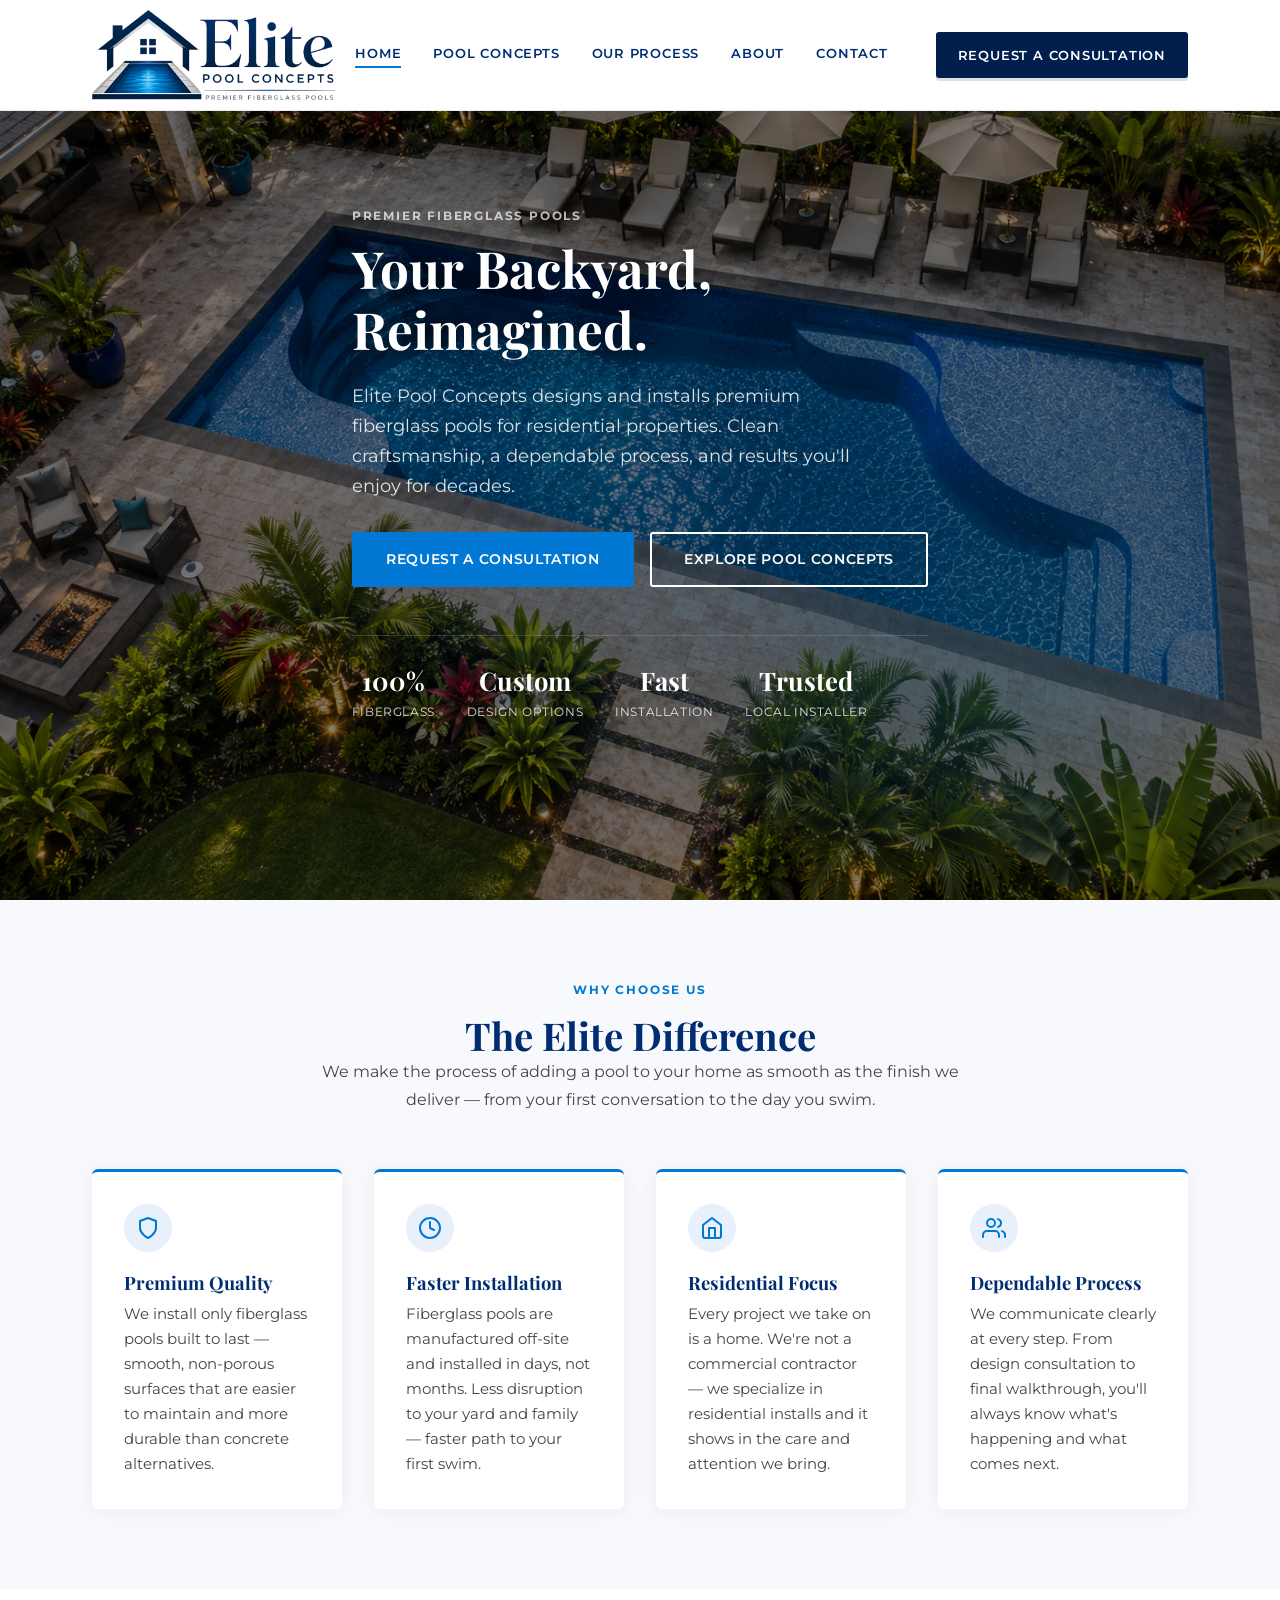
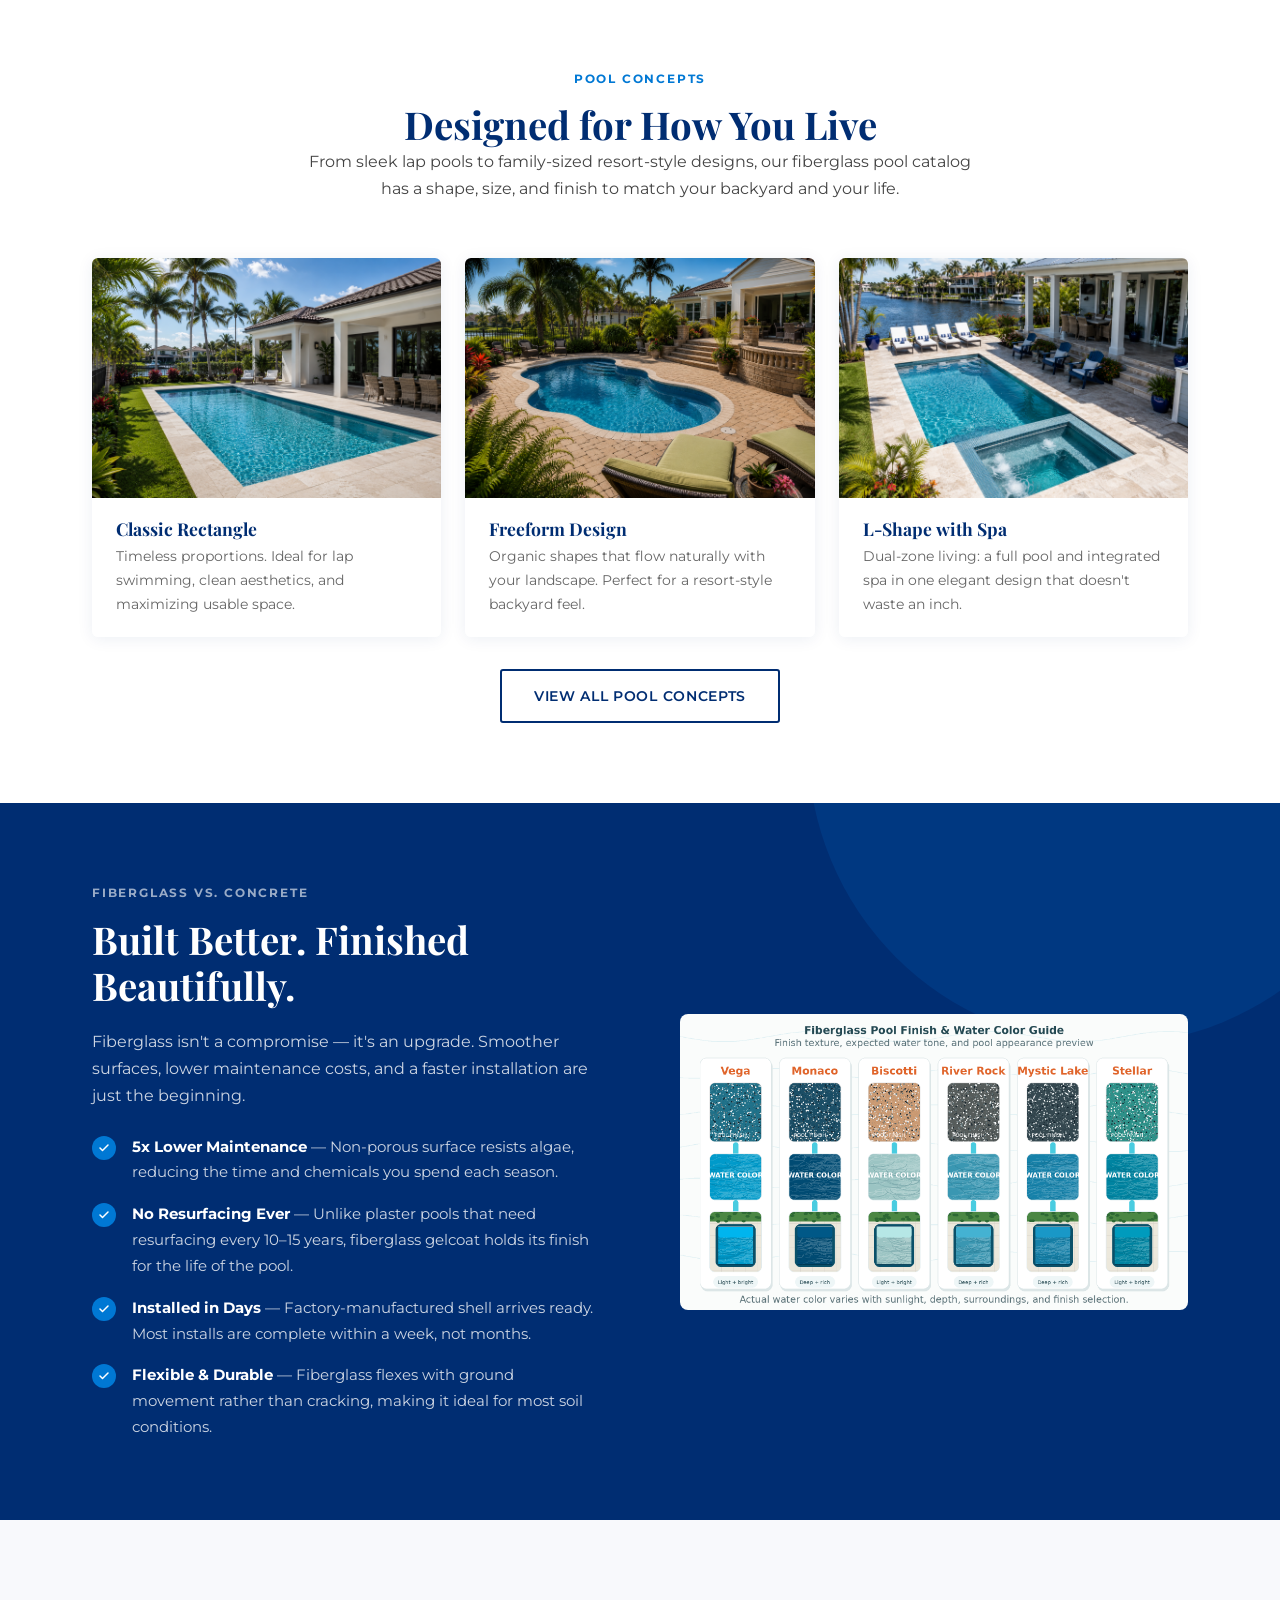
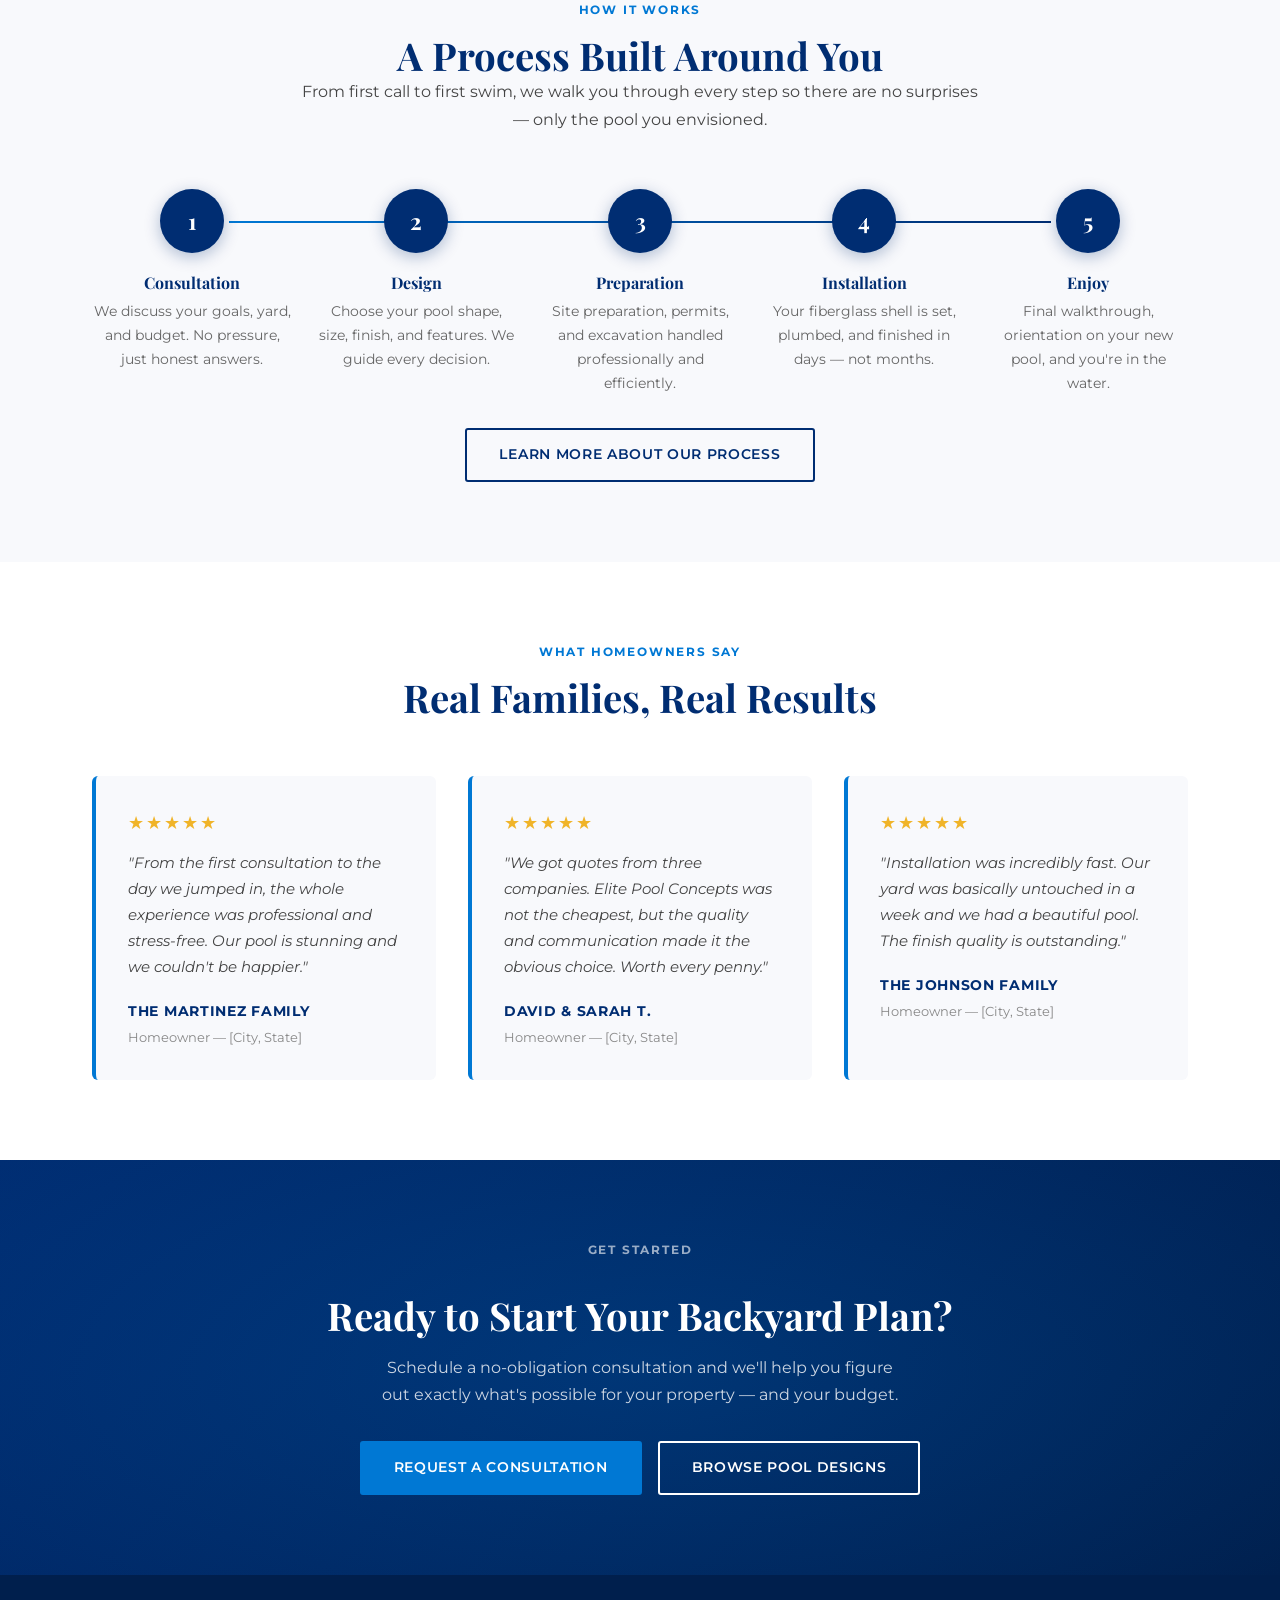
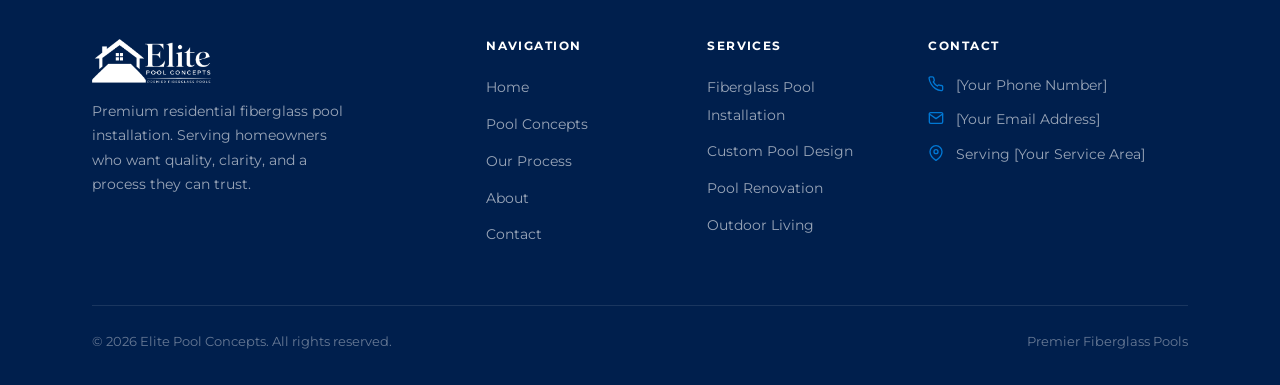
<file: index.html>
<!DOCTYPE html>
<html lang="en">
<head>
  <meta charset="UTF-8">
  <meta name="viewport" content="width=device-width, initial-scale=1.0">
  <title>Elite Pool Concepts — Premier Fiberglass Pools</title>
  <meta name="description" content="Elite Pool Concepts installs premium fiberglass pools for residential properties in South Florida. Clean design, expert craftsmanship, and a dependable process from consultation to completion.">
  <meta property="og:title" content="Elite Pool Concepts — Premier Fiberglass Pools">
  <meta property="og:description" content="Premium fiberglass pools for South Florida homeowners. Fast installation, low maintenance, custom designs.">
  <meta property="og:image" content="logo.png">
  <link rel="icon" href="favicon.png" type="image/png">
  <link rel="preconnect" href="https://fonts.googleapis.com">
  <link rel="preconnect" href="https://fonts.gstatic.com" crossorigin>
  <link href="https://fonts.googleapis.com/css2?family=Playfair+Display:wght@400;600;700&family=Montserrat:wght@400;500;600;700&display=swap" rel="stylesheet">
  <link rel="stylesheet" href="style.css">
</head>
<body>

  <!-- ── Navigation ── -->
  <nav class="site-nav" id="siteNav">
    <div class="nav-inner">
      <a href="index.html" class="nav-logo">
        <img src="logo.png" alt="Elite Pool Concepts">
      </a>
      <div class="nav-links" id="navLinks">
        <a href="index.html" class="active">Home</a>
        <a href="pools.html">Pool Concepts</a>
        <a href="process.html">Our Process</a>
        <a href="about.html">About</a>
        <a href="contact.html">Contact</a>
        <a href="contact.html" class="btn btn-navy nav-cta">Request a Consultation</a>
      </div>
      <div class="nav-toggle" id="navToggle" aria-label="Toggle navigation">
        <span></span><span></span><span></span>
      </div>
    </div>
  </nav>

  <!-- ── Hero ── -->
  <section class="hero">
    <div class="hero-bg"></div>
    <div class="hero-photo-placeholder">
      <span class="photo-label">Replace with hero pool photo</span>
    </div>
    <div class="container">
      <div class="hero-content">
        <p class="section-label">Premier Fiberglass Pools</p>
        <h1>Your Backyard,<br>Reimagined.</h1>
        <p class="hero-lead">Elite Pool Concepts designs and installs premium fiberglass pools for residential properties. Clean craftsmanship, a dependable process, and results you'll enjoy for decades.</p>
        <div class="hero-actions">
          <a href="contact.html" class="btn btn-primary">Request a Consultation</a>
          <a href="pools.html" class="btn btn-secondary">Explore Pool Concepts</a>
        </div>
        <div class="hero-badge">
          <div class="hero-badge-item">
            <strong>100%</strong>
            <span>Fiberglass</span>
          </div>
          <div class="hero-badge-item">
            <strong>Custom</strong>
            <span>Design Options</span>
          </div>
          <div class="hero-badge-item">
            <strong>Fast</strong>
            <span>Installation</span>
          </div>
          <div class="hero-badge-item">
            <strong>Trusted</strong>
            <span>Local Installer</span>
          </div>
        </div>
      </div>
    </div>
  </section>

  <!-- ── Value Props ── -->
  <section class="value-props">
    <div class="container">
      <div class="section-header">
        <p class="section-label">Why Choose Us</p>
        <h2>The Elite Difference</h2>
        <p>We make the process of adding a pool to your home as smooth as the finish we deliver — from your first conversation to the day you swim.</p>
      </div>
      <div class="value-grid">
        <div class="value-card">
          <div class="value-icon">
            <svg viewBox="0 0 24 24"><path d="M12 22s8-4 8-10V5l-8-3-8 3v7c0 6 8 10 8 10z"/></svg>
          </div>
          <h3>Premium Quality</h3>
          <p>We install only fiberglass pools built to last — smooth, non-porous surfaces that are easier to maintain and more durable than concrete alternatives.</p>
        </div>
        <div class="value-card">
          <div class="value-icon">
            <svg viewBox="0 0 24 24"><circle cx="12" cy="12" r="10"/><polyline points="12 6 12 12 16 14"/></svg>
          </div>
          <h3>Faster Installation</h3>
          <p>Fiberglass pools are manufactured off-site and installed in days, not months. Less disruption to your yard and family — faster path to your first swim.</p>
        </div>
        <div class="value-card">
          <div class="value-icon">
            <svg viewBox="0 0 24 24"><path d="M3 9l9-7 9 7v11a2 2 0 0 1-2 2H5a2 2 0 0 1-2-2z"/><polyline points="9 22 9 12 15 12 15 22"/></svg>
          </div>
          <h3>Residential Focus</h3>
          <p>Every project we take on is a home. We're not a commercial contractor — we specialize in residential installs and it shows in the care and attention we bring.</p>
        </div>
        <div class="value-card">
          <div class="value-icon">
            <svg viewBox="0 0 24 24"><path d="M17 21v-2a4 4 0 0 0-4-4H5a4 4 0 0 0-4 4v2"/><circle cx="9" cy="7" r="4"/><path d="M23 21v-2a4 4 0 0 0-3-3.87"/><path d="M16 3.13a4 4 0 0 1 0 7.75"/></svg>
          </div>
          <h3>Dependable Process</h3>
          <p>We communicate clearly at every step. From design consultation to final walkthrough, you'll always know what's happening and what comes next.</p>
        </div>
      </div>
    </div>
  </section>

  <!-- ── Pool Gallery Preview ── -->
  <section class="gallery-section">
    <div class="container">
      <div class="section-header">
        <p class="section-label">Pool Concepts</p>
        <h2>Designed for How You Live</h2>
        <p>From sleek lap pools to family-sized resort-style designs, our fiberglass pool catalog has a shape, size, and finish to match your backyard and your life.</p>
      </div>
      <div class="pool-grid">
        <div class="pool-card">
          <div class="pool-card-img"><img src="assets/images/TheClassic.png" alt="The Classic pool design"></div>
          <div class="pool-card-body">
            <h3>Classic Rectangle</h3>
            <p>Timeless proportions. Ideal for lap swimming, clean aesthetics, and maximizing usable space.</p>
          </div>
        </div>
        <div class="pool-card">
          <div class="pool-card-img"><img src="assets/images/TheLagoon.png" alt="Freeform pool design"></div>
          <div class="pool-card-body">
            <h3>Freeform Design</h3>
            <p>Organic shapes that flow naturally with your landscape. Perfect for a resort-style backyard feel.</p>
          </div>
        </div>
        <div class="pool-card">
          <div class="pool-card-img"><img src="assets/images/pool_and_spa.png" alt="L-Shape pool with spa"></div>
          <div class="pool-card-body">
            <h3>L-Shape with Spa</h3>
            <p>Dual-zone living: a full pool and integrated spa in one elegant design that doesn't waste an inch.</p>
          </div>
        </div>
      </div>
      <div class="text-center mt-2">
        <a href="pools.html" class="btn btn-outline">View All Pool Concepts</a>
      </div>
    </div>
  </section>

  <!-- ── Why Fiberglass ── -->
  <section class="why-section">
    <div class="container">
      <div class="why-inner">
        <div class="why-content">
          <p class="section-label">Fiberglass vs. Concrete</p>
          <h2>Built Better. Finished Beautifully.</h2>
          <p>Fiberglass isn't a compromise — it's an upgrade. Smoother surfaces, lower maintenance costs, and a faster installation are just the beginning.</p>
          <div class="why-list">
            <div class="why-list-item">
              <div class="why-check"><svg viewBox="0 0 24 24"><polyline points="20 6 9 17 4 12"/></svg></div>
              <p><strong style="color:#fff;">5x Lower Maintenance</strong> — Non-porous surface resists algae, reducing the time and chemicals you spend each season.</p>
            </div>
            <div class="why-list-item">
              <div class="why-check"><svg viewBox="0 0 24 24"><polyline points="20 6 9 17 4 12"/></svg></div>
              <p><strong style="color:#fff;">No Resurfacing Ever</strong> — Unlike plaster pools that need resurfacing every 10–15 years, fiberglass gelcoat holds its finish for the life of the pool.</p>
            </div>
            <div class="why-list-item">
              <div class="why-check"><svg viewBox="0 0 24 24"><polyline points="20 6 9 17 4 12"/></svg></div>
              <p><strong style="color:#fff;">Installed in Days</strong> — Factory-manufactured shell arrives ready. Most installs are complete within a week, not months.</p>
            </div>
            <div class="why-list-item">
              <div class="why-check"><svg viewBox="0 0 24 24"><polyline points="20 6 9 17 4 12"/></svg></div>
              <p><strong style="color:#fff;">Flexible &amp; Durable</strong> — Fiberglass flexes with ground movement rather than cracking, making it ideal for most soil conditions.</p>
            </div>
          </div>
        </div>
        <div class="why-visual">
          <img src="assets/images/fiberglass_pool_finish_water_color_guide.png" alt="Pool finish and color options" style="border-radius:8px;">
        </div>
      </div>
    </div>
  </section>

  <!-- ── Process Preview ── -->
  <section class="process-section">
    <div class="container">
      <div class="section-header">
        <p class="section-label">How It Works</p>
        <h2>A Process Built Around You</h2>
        <p>From first call to first swim, we walk you through every step so there are no surprises — only the pool you envisioned.</p>
      </div>
      <div class="process-steps">
        <div class="step">
          <div class="step-num">1</div>
          <h3>Consultation</h3>
          <p>We discuss your goals, yard, and budget. No pressure, just honest answers.</p>
        </div>
        <div class="step">
          <div class="step-num">2</div>
          <h3>Design</h3>
          <p>Choose your pool shape, size, finish, and features. We guide every decision.</p>
        </div>
        <div class="step">
          <div class="step-num">3</div>
          <h3>Preparation</h3>
          <p>Site preparation, permits, and excavation handled professionally and efficiently.</p>
        </div>
        <div class="step">
          <div class="step-num">4</div>
          <h3>Installation</h3>
          <p>Your fiberglass shell is set, plumbed, and finished in days — not months.</p>
        </div>
        <div class="step">
          <div class="step-num">5</div>
          <h3>Enjoy</h3>
          <p>Final walkthrough, orientation on your new pool, and you're in the water.</p>
        </div>
      </div>
      <div class="text-center mt-2">
        <a href="process.html" class="btn btn-outline">Learn More About Our Process</a>
      </div>
    </div>
  </section>

  <!-- ── Testimonials ── -->
  <section class="testimonials-section">
    <div class="container">
      <div class="section-header">
        <p class="section-label">What Homeowners Say</p>
        <h2>Real Families, Real Results</h2>
      </div>
      <div class="testimonial-grid">
        <div class="testimonial-card">
          <div class="testimonial-stars">★★★★★</div>
          <blockquote>"From the first consultation to the day we jumped in, the whole experience was professional and stress-free. Our pool is stunning and we couldn't be happier."</blockquote>
          <div class="testimonial-author">The Martinez Family</div>
          <div class="testimonial-location">Homeowner — [City, State]</div>
        </div>
        <div class="testimonial-card">
          <div class="testimonial-stars">★★★★★</div>
          <blockquote>"We got quotes from three companies. Elite Pool Concepts was not the cheapest, but the quality and communication made it the obvious choice. Worth every penny."</blockquote>
          <div class="testimonial-author">David & Sarah T.</div>
          <div class="testimonial-location">Homeowner — [City, State]</div>
        </div>
        <div class="testimonial-card">
          <div class="testimonial-stars">★★★★★</div>
          <blockquote>"Installation was incredibly fast. Our yard was basically untouched in a week and we had a beautiful pool. The finish quality is outstanding."</blockquote>
          <div class="testimonial-author">The Johnson Family</div>
          <div class="testimonial-location">Homeowner — [City, State]</div>
        </div>
      </div>
    </div>
  </section>

  <!-- ── CTA Banner ── -->
  <section class="cta-banner">
    <div class="container">
      <p class="section-label">Get Started</p>
      <h2>Ready to Start Your Backyard Plan?</h2>
      <p>Schedule a no-obligation consultation and we'll help you figure out exactly what's possible for your property — and your budget.</p>
      <div class="cta-actions">
        <a href="contact.html" class="btn btn-primary">Request a Consultation</a>
        <a href="pools.html" class="btn btn-secondary">Browse Pool Designs</a>
      </div>
    </div>
  </section>

  <!-- ── Footer ── -->
  <footer class="site-footer">
    <div class="container">
      <div class="footer-grid">
        <div class="footer-brand">
          <img src="logo.png" alt="Elite Pool Concepts" class="footer-logo" style="filter: brightness(0) invert(1);">
          <p>Premium residential fiberglass pool installation. Serving homeowners who want quality, clarity, and a process they can trust.</p>
        </div>
        <div class="footer-col">
          <h4>Navigation</h4>
          <ul>
            <li><a href="index.html">Home</a></li>
            <li><a href="pools.html">Pool Concepts</a></li>
            <li><a href="process.html">Our Process</a></li>
            <li><a href="about.html">About</a></li>
            <li><a href="contact.html">Contact</a></li>
          </ul>
        </div>
        <div class="footer-col">
          <h4>Services</h4>
          <ul>
            <li><a href="#">Fiberglass Pool Installation</a></li>
            <li><a href="#">Custom Pool Design</a></li>
            <li><a href="#">Pool Renovation</a></li>
            <li><a href="#">Outdoor Living</a></li>
          </ul>
        </div>
        <div class="footer-col">
          <h4>Contact</h4>
          <ul class="footer-contact">
            <li>
              <svg viewBox="0 0 24 24"><path d="M22 16.92v3a2 2 0 0 1-2.18 2 19.79 19.79 0 0 1-8.63-3.07A19.5 19.5 0 0 1 4.69 12 19.79 19.79 0 0 1 1.61 3.39 2 2 0 0 1 3.6 1.21h3a2 2 0 0 1 2 1.72 12.84 12.84 0 0 0 .7 2.81 2 2 0 0 1-.45 2.11L7.91 8.91a16 16 0 0 0 6.08 6.08l.95-.95a2 2 0 0 1 2.11-.45 12.84 12.84 0 0 0 2.81.7A2 2 0 0 1 22 16.92z"/></svg>
              <span>[Your Phone Number]</span>
            </li>
            <li>
              <svg viewBox="0 0 24 24"><path d="M4 4h16c1.1 0 2 .9 2 2v12c0 1.1-.9 2-2 2H4c-1.1 0-2-.9-2-2V6c0-1.1.9-2 2-2z"/><polyline points="22,6 12,13 2,6"/></svg>
              <span>[Your Email Address]</span>
            </li>
            <li>
              <svg viewBox="0 0 24 24"><path d="M21 10c0 7-9 13-9 13s-9-6-9-13a9 9 0 0 1 18 0z"/><circle cx="12" cy="10" r="3"/></svg>
              <span>Serving [Your Service Area]</span>
            </li>
          </ul>
        </div>
      </div>
      <div class="footer-bottom">
        <span>&copy; 2026 Elite Pool Concepts. All rights reserved.</span>
        <span>Premier Fiberglass Pools</span>
      </div>
    </div>
  </footer>

  <script>
    // Sticky nav shadow
    const nav = document.getElementById('siteNav');
    window.addEventListener('scroll', () => {
      nav.classList.toggle('scrolled', window.scrollY > 20);
    });

    // Mobile nav toggle
    const toggle = document.getElementById('navToggle');
    const links = document.getElementById('navLinks');
    toggle.addEventListener('click', () => links.classList.toggle('open'));
  </script>
</body>
</html>
</file>
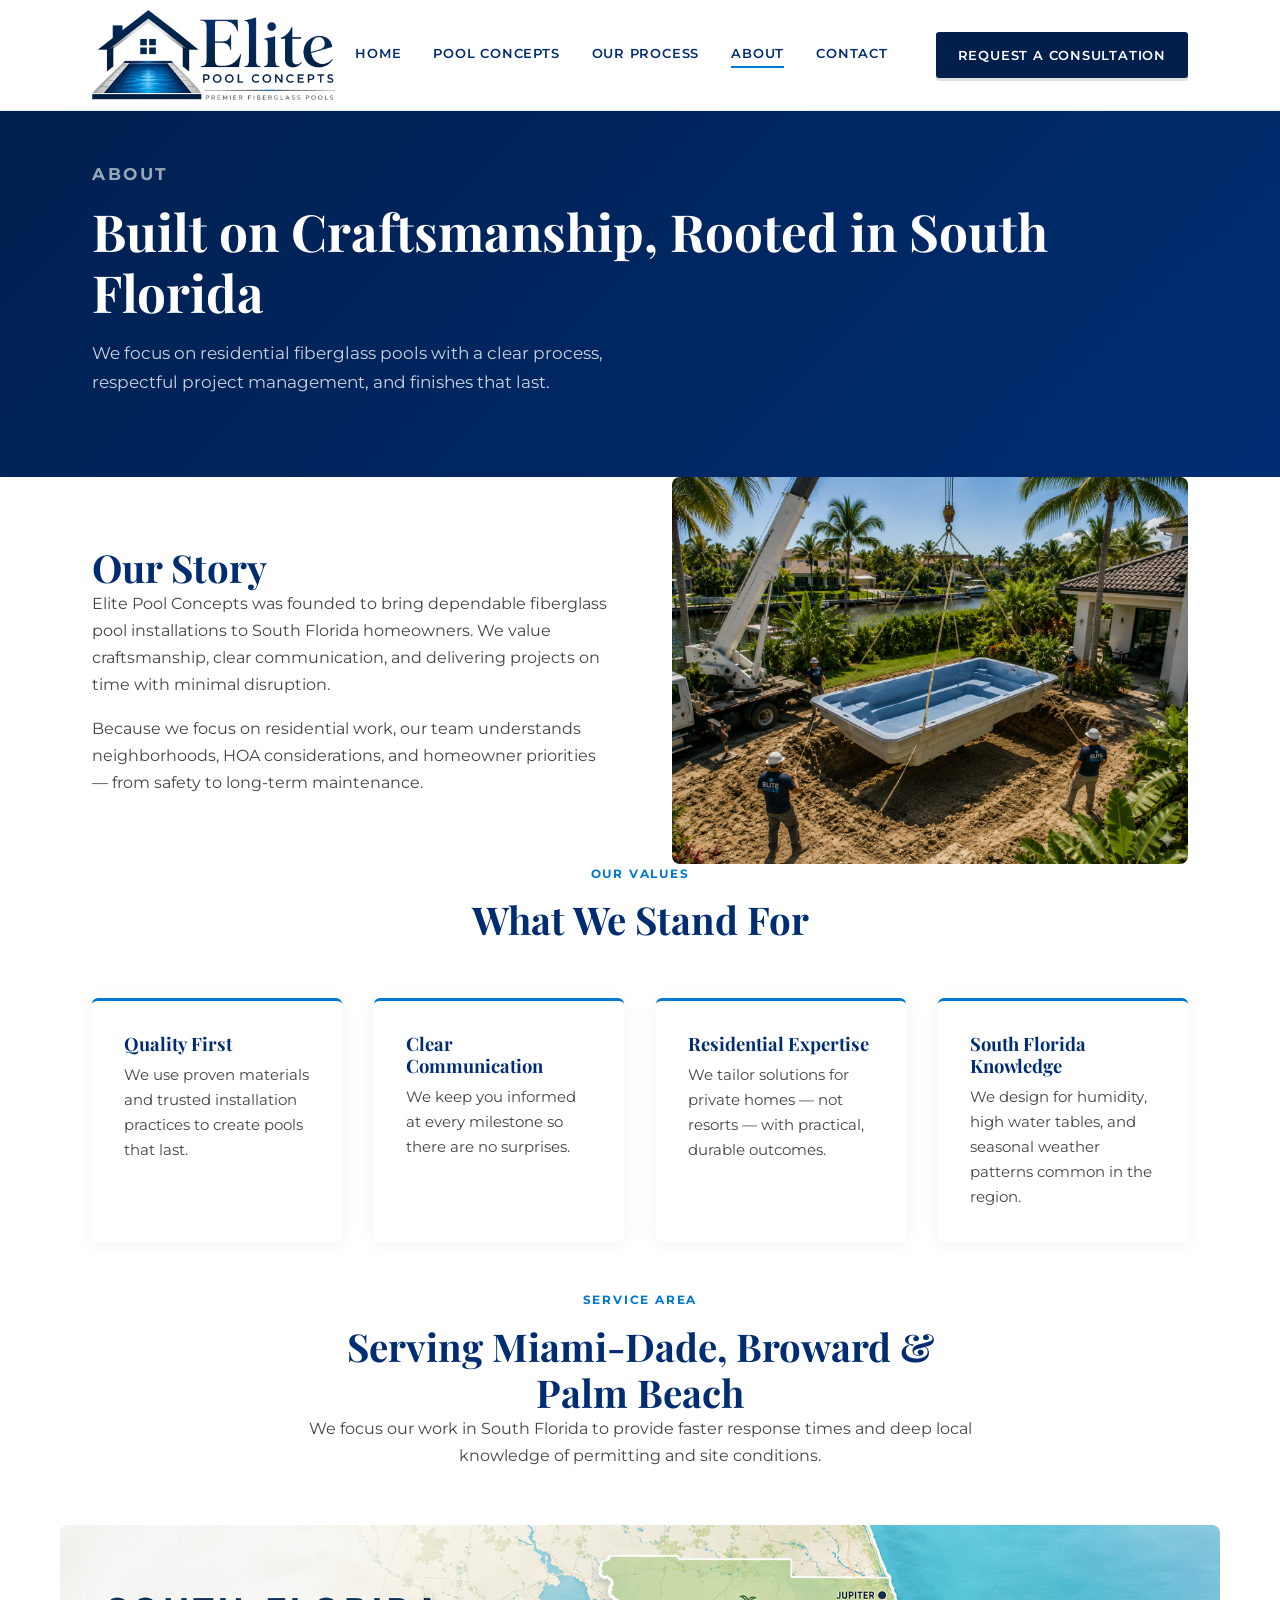
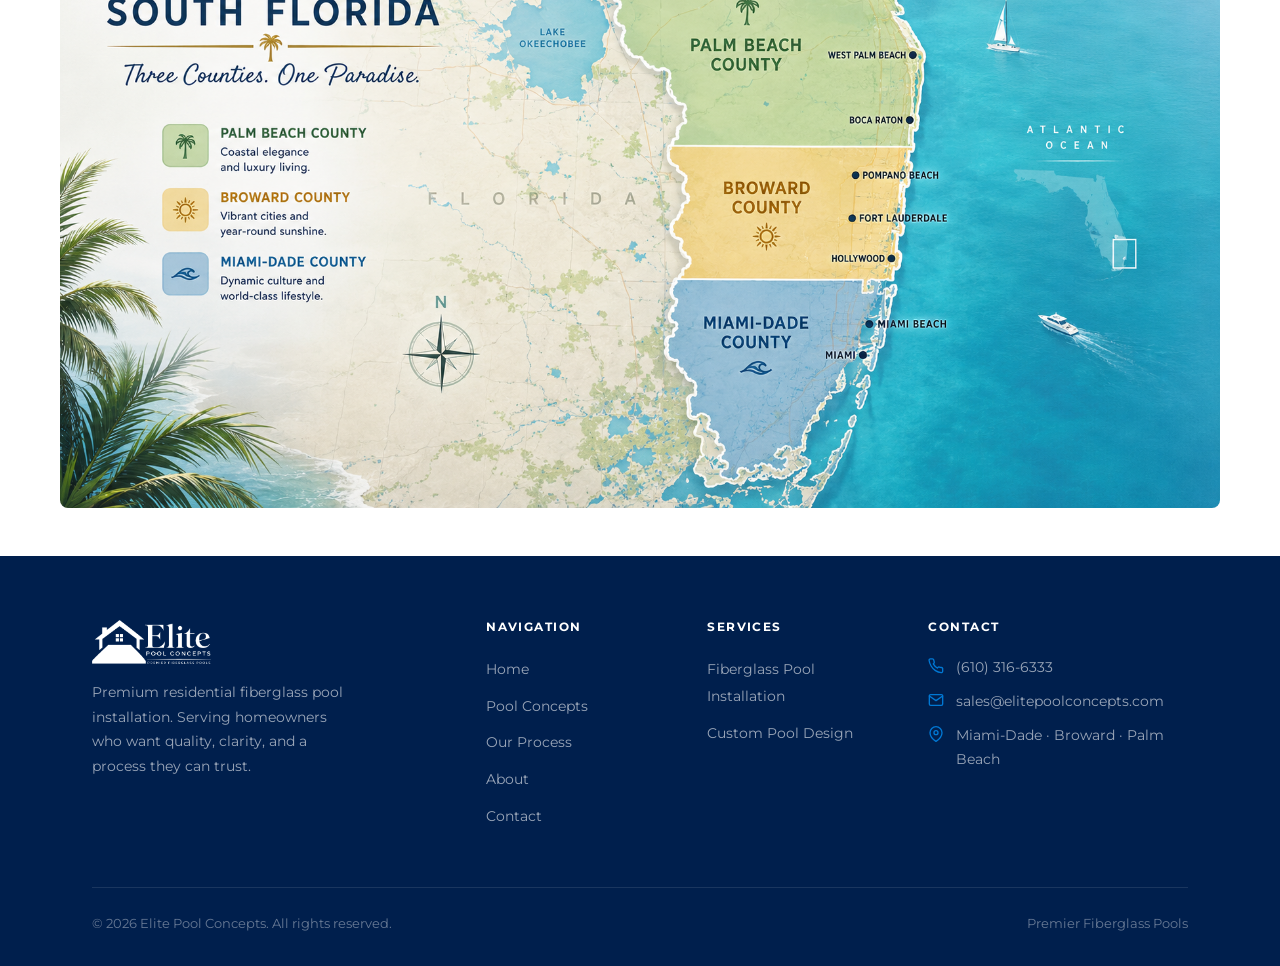
<file: about.html>
<!DOCTYPE html>
<html lang="en">
<head>
  <meta charset="utf-8">
  <meta name="viewport" content="width=device-width,initial-scale=1">
  <title>About — Elite Pool Concepts</title>
  <meta name="description" content="Elite Pool Concepts — South Florida-focused residential fiberglass pool company built on craftsmanship and clear communication.">
  <meta property="og:title" content="About — Elite Pool Concepts">
  <meta property="og:description" content="Built on craftsmanship, rooted in South Florida. Premium residential pool installation with clear communication.">
  <meta property="og:image" content="logo.png">
  <link rel="icon" href="favicon.png" type="image/png">
  <link rel="preconnect" href="https://fonts.googleapis.com">
  <link rel="preconnect" href="https://fonts.gstatic.com" crossorigin>
  <link href="https://fonts.googleapis.com/css2?family=Playfair+Display:wght@400;600;700&family=Montserrat:wght@400;500;600;700&display=swap" rel="stylesheet">
  <link rel="stylesheet" href="style.css">
</head>
<body>
  <nav class="site-nav" id="siteNav">
    <div class="nav-inner">
      <a href="index.html" class="nav-logo"><img src="logo.png" alt="Elite Pool Concepts"></a>
      <div class="nav-links" id="navLinks">
        <a href="index.html">Home</a>
        <a href="pools.html">Pool Concepts</a>
        <a href="process.html">Our Process</a>
        <a href="about.html" class="active">About</a>
        <a href="contact.html">Contact</a>
        <a href="contact.html" class="btn btn-navy nav-cta">Request a Consultation</a>
      </div>
      <div class="nav-toggle" id="navToggle" aria-label="Toggle navigation"><span></span><span></span><span></span></div>
    </div>
  </nav>

  <section class="about-hero">
    <div class="container">
      <p class="section-label">About</p>
      <h1>Built on Craftsmanship, Rooted in South Florida</h1>
      <p>We focus on residential fiberglass pools with a clear process, respectful project management, and finishes that last.</p>
    </div>
  </section>

  <main>
    <section class="container about-story">
      <div>
        <h2>Our Story</h2>
        <p>Elite Pool Concepts was founded to bring dependable fiberglass pool installations to South Florida homeowners. We value craftsmanship, clear communication, and delivering projects on time with minimal disruption.</p>
        <p>Because we focus on residential work, our team understands neighborhoods, HOA considerations, and homeowner priorities — from safety to long-term maintenance.</p>
      </div>
      <div>
        <img src="assets/images/Team-or-Project.png" alt="Elite Pool Concepts team and project photo" class="about-photo">
      </div>
    </section>

    <section class="container">
      <div class="section-header">
        <p class="section-label">Our Values</p>
        <h2>What We Stand For</h2>
      </div>
      <div class="value-grid">
        <div class="value-card"><h3>Quality First</h3><p>We use proven materials and trusted installation practices to create pools that last.</p></div>
        <div class="value-card"><h3>Clear Communication</h3><p>We keep you informed at every milestone so there are no surprises.</p></div>
        <div class="value-card"><h3>Residential Expertise</h3><p>We tailor solutions for private homes — not resorts — with practical, durable outcomes.</p></div>
        <div class="value-card"><h3>South Florida Knowledge</h3><p>We design for humidity, high water tables, and seasonal weather patterns common in the region.</p></div>
      </div>
    </section>

    <section class="container" style="padding:3rem 0;">
      <div class="section-header">
        <p class="section-label">Service Area</p>
        <h2>Serving Miami-Dade, Broward & Palm Beach</h2>
        <p>We focus our work in South Florida to provide faster response times and deep local knowledge of permitting and site conditions.</p>
      </div>
      <div class="why-visual">
        <img src="assets/images/Service%20Area.png" alt="Service area map of Miami-Dade, Broward, and Palm Beach" class="service-area-map">
      </div>
    </section>
  </main>

  <footer class="site-footer">
    <div class="container">
      <div class="footer-grid">
        <div class="footer-brand">
          <img src="logo.png" alt="Elite Pool Concepts" class="footer-logo" style="filter: brightness(0) invert(1);">
          <p>Premium residential fiberglass pool installation. Serving homeowners who want quality, clarity, and a process they can trust.</p>
        </div>
        <div class="footer-col">
          <h4>Navigation</h4>
          <ul>
            <li><a href="index.html">Home</a></li>
            <li><a href="pools.html">Pool Concepts</a></li>
            <li><a href="process.html">Our Process</a></li>
            <li><a href="about.html">About</a></li>
            <li><a href="contact.html">Contact</a></li>
          </ul>
        </div>
        <div class="footer-col">
          <h4>Services</h4>
          <ul>
            <li><a href="#">Fiberglass Pool Installation</a></li>
            <li><a href="#">Custom Pool Design</a></li>
          </ul>
        </div>
        <div class="footer-col">
          <h4>Contact</h4>
          <ul class="footer-contact">
            <li><svg viewBox="0 0 24 24"><path d="M22 16.92v3a2 2 0 0 1-2.18 2 19.79 19.79 0 0 1-8.63-3.07A19.5 19.5 0 0 1 4.69 12 19.79 19.79 0 0 1 1.61 3.39 2 2 0 0 1 3.6 1.21h3a2 2 0 0 1 2 1.72 12.84 12.84 0 0 0 .7 2.81 2 2 0 0 1-.45 2.11L7.91 8.91a16 16 0 0 0 6.08 6.08l.95-.95a2 2 0 0 1 2.11-.45 12.84 12.84 0 0 0 2.81.7A2 2 0 0 1 22 16.92z"/></svg><span>(610) 316-6333</span></li>
            <li><svg viewBox="0 0 24 24"><path d="M4 4h16c1.1 0 2 .9 2 2v12c0 1.1-.9 2-2 2H4c-1.1 0-2-.9-2-2V6c0-1.1.9-2 2-2z"/><polyline points="22,6 12,13 2,6"/></svg><span>sales@elitepoolconcepts.com</span></li>
            <li><svg viewBox="0 0 24 24"><path d="M21 10c0 7-9 13-9 13s-9-6-9-13a9 9 0 0 1 18 0z"/><circle cx="12" cy="10" r="3"/></svg><span>Miami-Dade · Broward · Palm Beach</span></li>
          </ul>
        </div>
      </div>
      <div class="footer-bottom">
        <span>&copy; 2026 Elite Pool Concepts. All rights reserved.</span>
        <span>Premier Fiberglass Pools</span>
      </div>
    </div>
  </footer>

  <script src="script.js"></script>
</body>
</html>
</file>
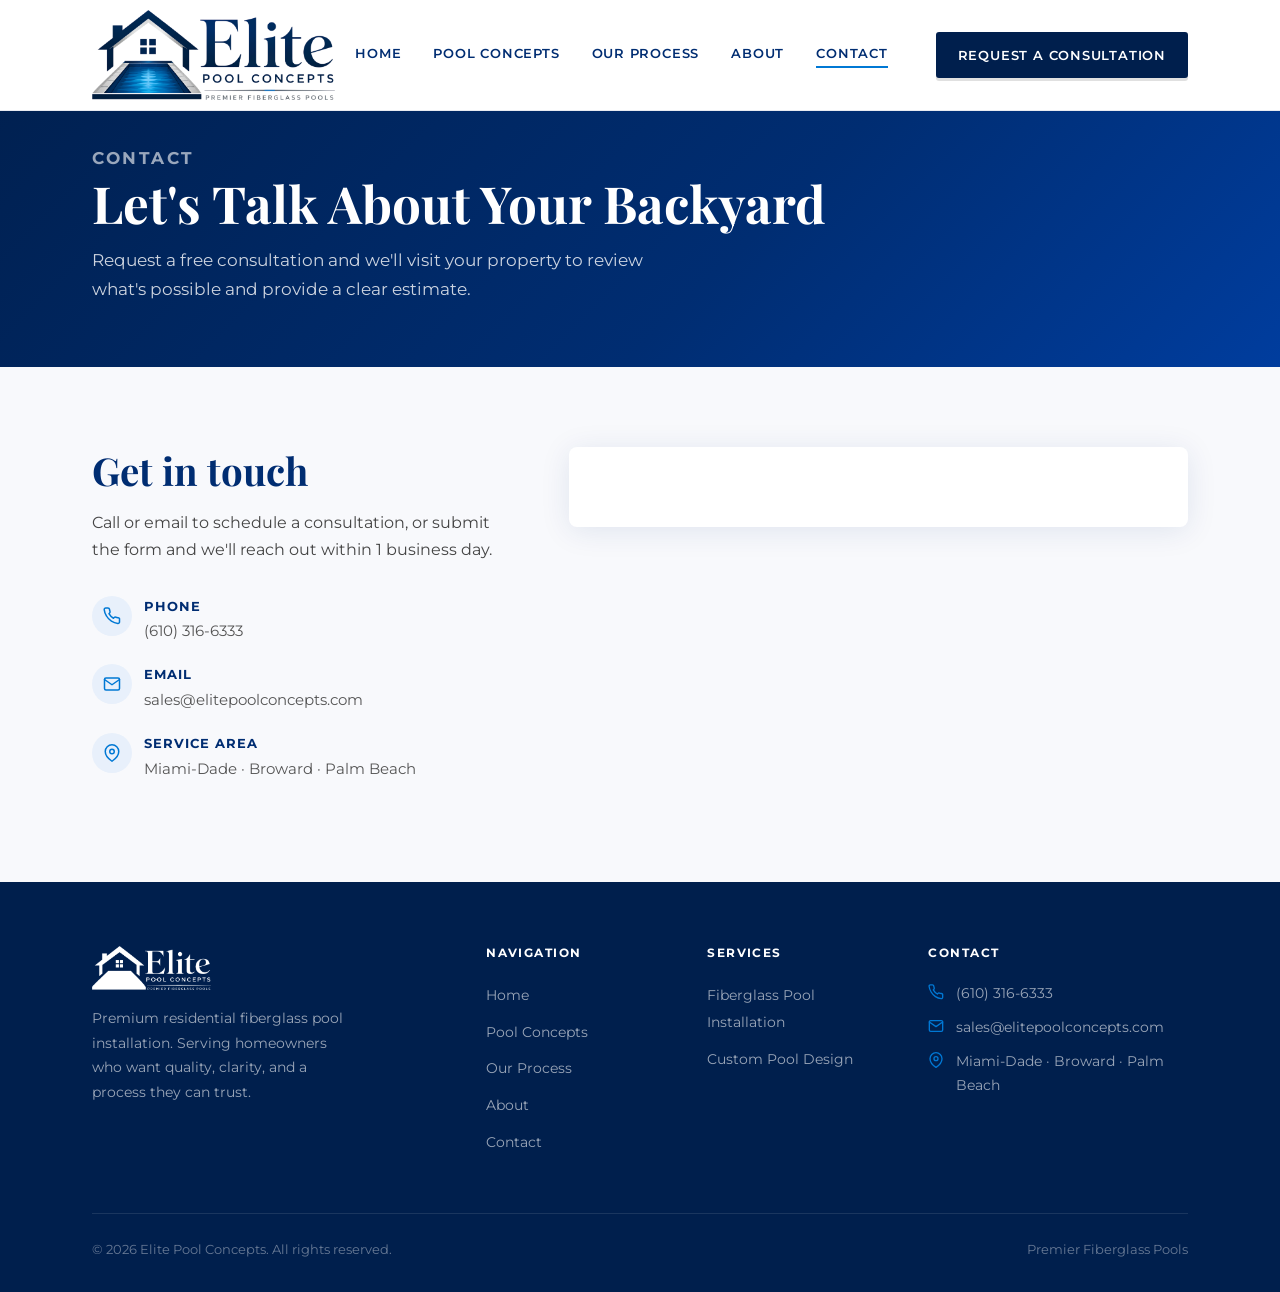
<file: contact.html>
<!DOCTYPE html>
<html lang="en">
<head>
  <meta charset="utf-8">
  <meta name="viewport" content="width=device-width,initial-scale=1">
  <title>Contact — Elite Pool Concepts</title>
  <meta name="description" content="Request a free consultation for a residential fiberglass pool in South Florida. We'll visit your property and discuss your backyard vision.">
  <meta property="og:title" content="Contact — Elite Pool Concepts">
  <meta property="og:description" content="Request a free consultation. We'll visit your South Florida property and help you plan your perfect pool.">
  <meta property="og:image" content="logo.png">
  <link rel="icon" href="favicon.png" type="image/png">
  <link rel="preconnect" href="https://fonts.googleapis.com">
  <link rel="preconnect" href="https://fonts.gstatic.com" crossorigin>
  <link href="https://fonts.googleapis.com/css2?family=Playfair+Display:wght@400;600;700&family=Montserrat:wght@400;500;600;700&display=swap" rel="stylesheet">
  <link rel="stylesheet" href="style.css">
</head>
<body>
  <nav class="site-nav" id="siteNav">
    <div class="nav-inner">
      <a href="index.html" class="nav-logo"><img src="logo.png" alt="Elite Pool Concepts"></a>
      <div class="nav-links" id="navLinks">
        <a href="index.html">Home</a>
        <a href="pools.html">Pool Concepts</a>
        <a href="process.html">Our Process</a>
        <a href="about.html">About</a>
        <a href="contact.html" class="active">Contact</a>
        <a href="contact.html" class="btn btn-navy nav-cta">Request a Consultation</a>
      </div>
      <div class="nav-toggle" id="navToggle" aria-label="Toggle navigation"><span></span><span></span><span></span></div>
    </div>
  </nav>

  <section class="page-hero">
    <div class="container">
      <p class="section-label">Contact</p>
      <h1>Let's Talk About Your Backyard</h1>
      <p>Request a free consultation and we'll visit your property to review what's possible and provide a clear estimate.</p>
    </div>
  </section>

  <main>
    <section class="contact-section">
      <div class="container contact-inner">
        <div class="contact-info">
          <h2>Get in touch</h2>
          <p>Call or email to schedule a consultation, or submit the form and we'll reach out within 1 business day.</p>
          <div class="contact-detail">
            <div class="contact-detail-icon"><svg viewBox="0 0 24 24"><path d="M22 16.92v3a2 2 0 0 1-2.18 2 19.79 19.79 0 0 1-8.63-3.07A19.5 19.5 0 0 1 4.69 12 19.79 19.79 0 0 1 1.61 3.39 2 2 0 0 1 3.6 1.21h3a2 2 0 0 1 2 1.72 12.84 12.84 0 0 0 .7 2.81 2 2 0 0 1-.45 2.11L7.91 8.91a16 16 0 0 0 6.08 6.08l.95-.95a2 2 0 0 1 2.11-.45 12.84 12.84 0 0 0 2.81.7A2 2 0 0 1 22 16.92z"/></svg></div>
            <div>
              <strong>Phone</strong>
              <span>(610) 316-6333</span>
            </div>
          </div>
          <div class="contact-detail">
            <div class="contact-detail-icon"><svg viewBox="0 0 24 24"><path d="M4 4h16c1.1 0 2 .9 2 2v12c0 1.1-.9 2-2 2H4c-1.1 0-2-.9-2-2V6c0-1.1.9-2 2-2z"/><polyline points="22,6 12,13 2,6"/></svg></div>
            <div>
              <strong>Email</strong>
              <span>sales@elitepoolconcepts.com</span>
            </div>
          </div>
          <div class="contact-detail">
            <div class="contact-detail-icon"><svg viewBox="0 0 24 24"><path d="M21 10c0 7-9 13-9 13s-9-6-9-13a9 9 0 0 1 18 0z"/><circle cx="12" cy="10" r="3"/></svg></div>
            <div>
              <strong>Service Area</strong>
              <span>Miami-Dade · Broward · Palm Beach</span>
            </div>
          </div>
        </div>

        <div class="contact-form">
          <script src="https://js-na2.hsforms.net/forms/embed/246478632.js" defer></script>
          <div class="hs-form-frame" data-region="na2" data-form-id="19d0ae10-936d-45a0-962b-6af8c6ac5d6f" data-portal-id="246478632"></div>
        </div>
      </div>
    </section>
  </main>

  <footer class="site-footer">
    <div class="container">
      <div class="footer-grid">
        <div class="footer-brand">
          <img src="logo.png" alt="Elite Pool Concepts" class="footer-logo" style="filter: brightness(0) invert(1);">
          <p>Premium residential fiberglass pool installation. Serving homeowners who want quality, clarity, and a process they can trust.</p>
        </div>
        <div class="footer-col">
          <h4>Navigation</h4>
          <ul>
            <li><a href="index.html">Home</a></li>
            <li><a href="pools.html">Pool Concepts</a></li>
            <li><a href="process.html">Our Process</a></li>
            <li><a href="about.html">About</a></li>
            <li><a href="contact.html">Contact</a></li>
          </ul>
        </div>
        <div class="footer-col">
          <h4>Services</h4>
          <ul>
            <li><a href="#">Fiberglass Pool Installation</a></li>
            <li><a href="#">Custom Pool Design</a></li>
          </ul>
        </div>
        <div class="footer-col">
          <h4>Contact</h4>
          <ul class="footer-contact">
            <li><svg viewBox="0 0 24 24"><path d="M22 16.92v3a2 2 0 0 1-2.18 2 19.79 19.79 0 0 1-8.63-3.07A19.5 19.5 0 0 1 4.69 12 19.79 19.79 0 0 1 1.61 3.39 2 2 0 0 1 3.6 1.21h3a2 2 0 0 1 2 1.72 12.84 12.84 0 0 0 .7 2.81 2 2 0 0 1-.45 2.11L7.91 8.91a16 16 0 0 0 6.08 6.08l.95-.95a2 2 0 0 1 2.11-.45 12.84 12.84 0 0 0 2.81.7A2 2 0 0 1 22 16.92z"/></svg><span>(610) 316-6333</span></li>
            <li><svg viewBox="0 0 24 24"><path d="M4 4h16c1.1 0 2 .9 2 2v12c0 1.1-.9 2-2 2H4c-1.1 0-2-.9-2-2V6c0-1.1.9-2 2-2z"/><polyline points="22,6 12,13 2,6"/></svg><span>sales@elitepoolconcepts.com</span></li>
            <li><svg viewBox="0 0 24 24"><path d="M21 10c0 7-9 13-9 13s-9-6-9-13a9 9 0 0 1 18 0z"/><circle cx="12" cy="10" r="3"/></svg><span>Miami-Dade · Broward · Palm Beach</span></li>
          </ul>
        </div>
      </div>
      <div class="footer-bottom">
        <span>&copy; 2026 Elite Pool Concepts. All rights reserved.</span>
        <span>Premier Fiberglass Pools</span>
      </div>
    </div>
  </footer>

  <script src="script.js"></script>
</body>
</html>
</file>
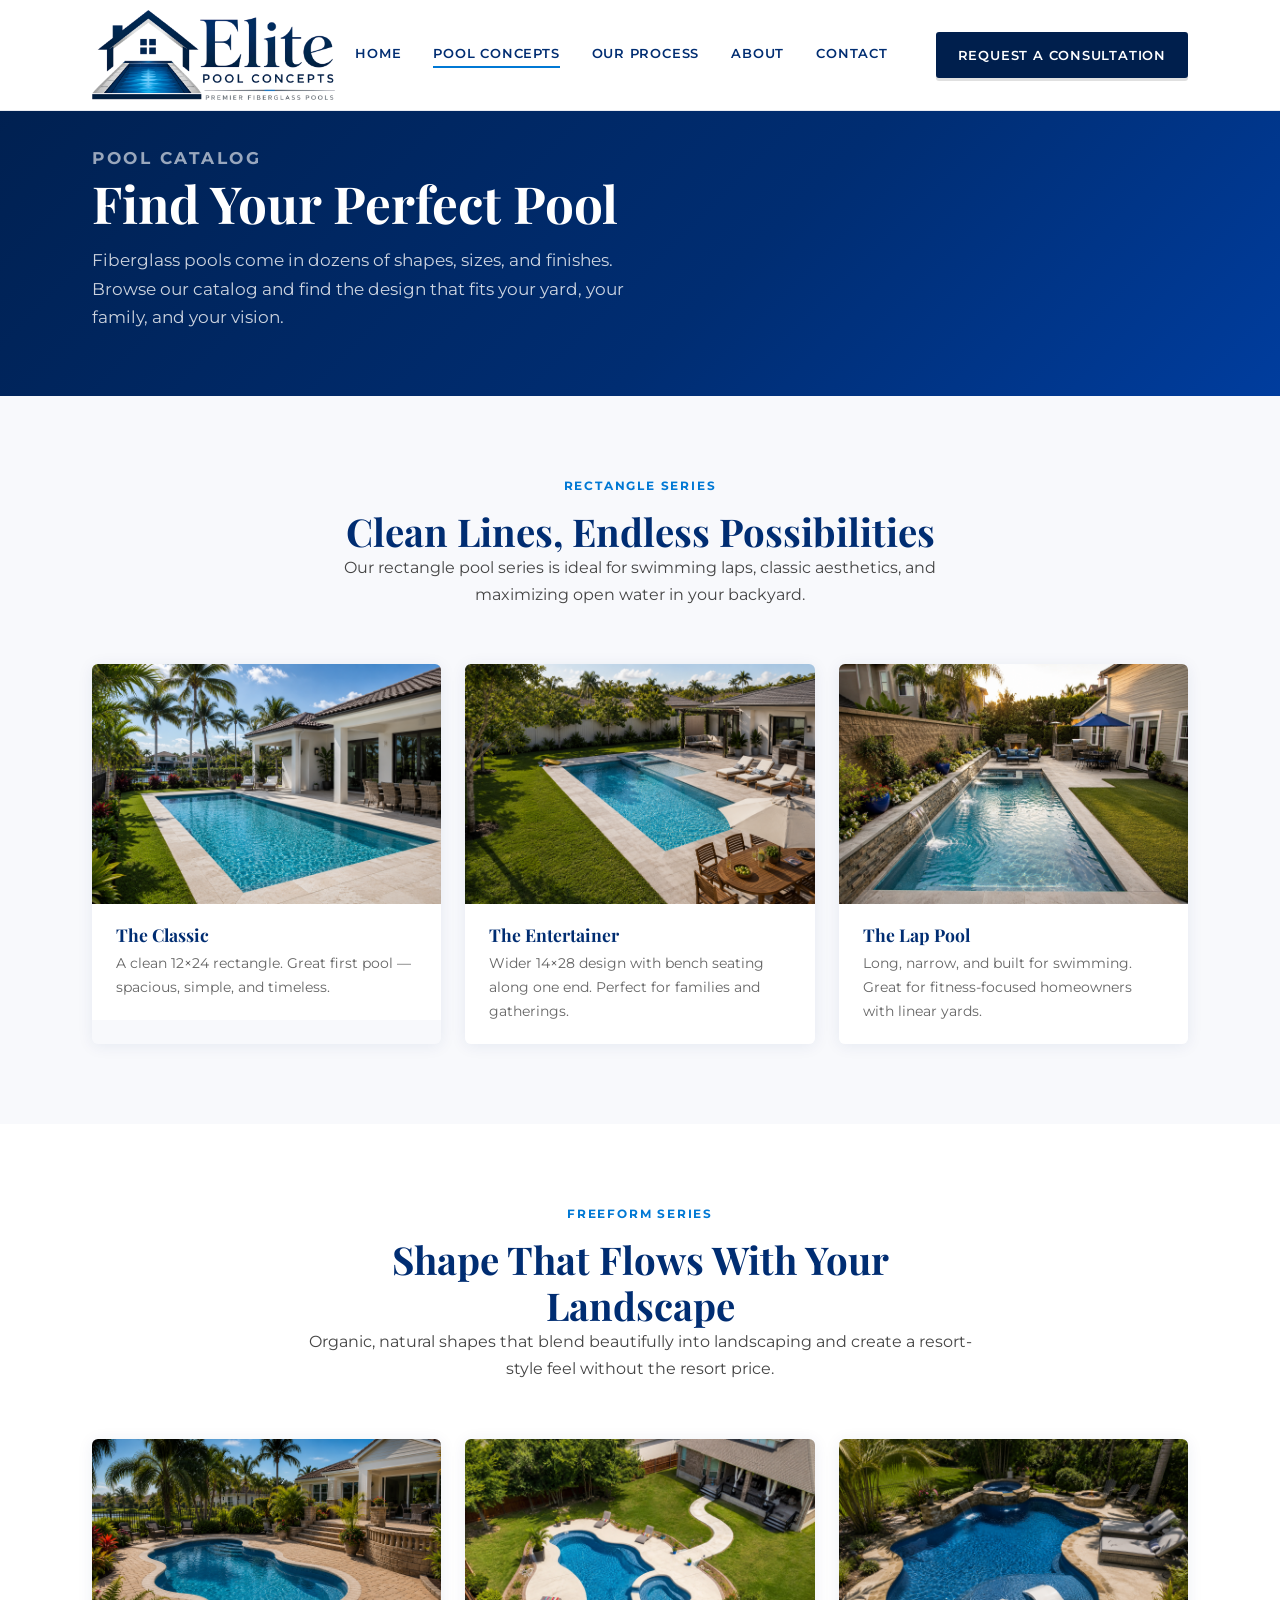
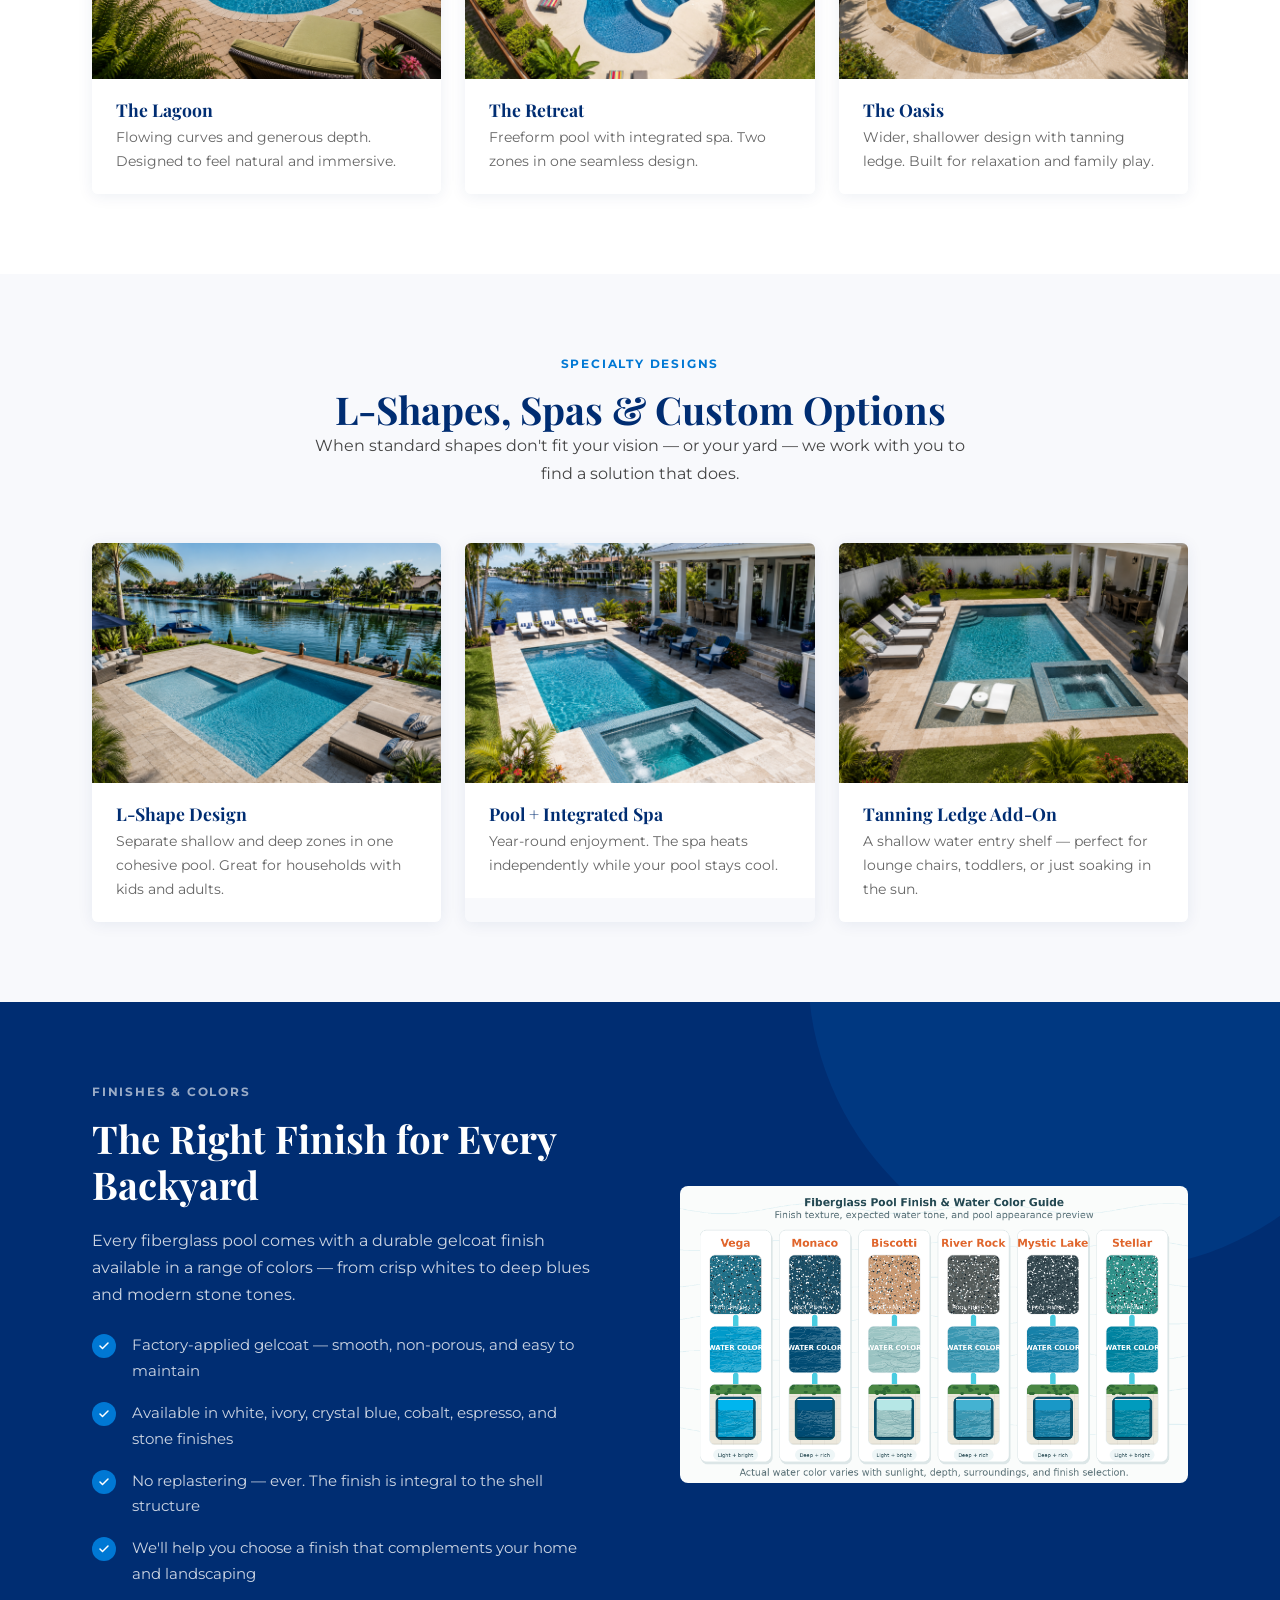
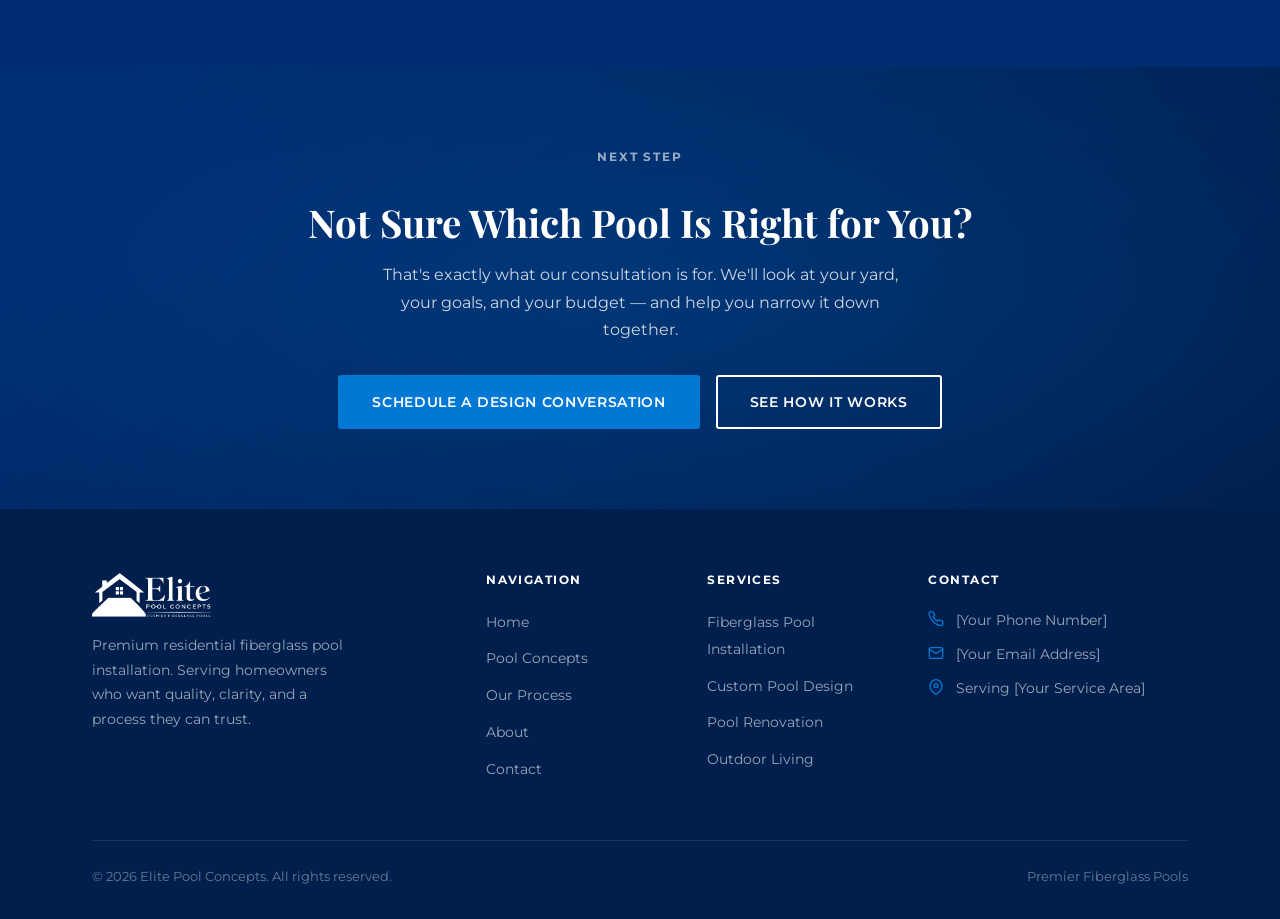
<file: pools.html>
<!DOCTYPE html>
<html lang="en">
<head>
  <meta charset="UTF-8">
  <meta name="viewport" content="width=device-width, initial-scale=1.0">
  <title>Pool Concepts — Elite Pool Concepts</title>
  <meta name="description" content="Browse Elite Pool Concepts' fiberglass pool catalog. Rectangle, freeform, L-shape, and custom designs for South Florida backyards.">
  <meta property="og:title" content="Pool Concepts — Elite Pool Concepts">
  <meta property="og:description" content="Find your perfect fiberglass pool design. Rectangle, freeform, L-shape, and spa combinations.">
  <meta property="og:image" content="logo.png">
  <link rel="icon" href="favicon.png" type="image/png">
  <link rel="preconnect" href="https://fonts.googleapis.com">
  <link rel="preconnect" href="https://fonts.gstatic.com" crossorigin>
  <link href="https://fonts.googleapis.com/css2?family=Playfair+Display:wght@400;600;700&family=Montserrat:wght@400;500;600;700&display=swap" rel="stylesheet">
  <link rel="stylesheet" href="style.css">
</head>
<body>

  <nav class="site-nav" id="siteNav">
    <div class="nav-inner">
      <a href="index.html" class="nav-logo"><img src="logo.png" alt="Elite Pool Concepts"></a>
      <div class="nav-links" id="navLinks">
        <a href="index.html">Home</a>
        <a href="pools.html" class="active">Pool Concepts</a>
        <a href="process.html">Our Process</a>
        <a href="about.html">About</a>
        <a href="contact.html">Contact</a>
        <a href="contact.html" class="btn btn-navy nav-cta">Request a Consultation</a>
      </div>
      <div class="nav-toggle" id="navToggle"><span></span><span></span><span></span></div>
    </div>
  </nav>

  <section class="page-hero">
    <div class="container">
      <p class="section-label">Pool Catalog</p>
      <h1>Find Your Perfect Pool</h1>
      <p>Fiberglass pools come in dozens of shapes, sizes, and finishes. Browse our catalog and find the design that fits your yard, your family, and your vision.</p>
    </div>
  </section>

  <!-- ── Full Catalog ── -->
  <section style="background:#f8f9fc; padding:5rem 0;">
    <div class="container">
      <div class="section-header">
        <p class="section-label">Rectangle Series</p>
        <h2>Clean Lines, Endless Possibilities</h2>
        <p>Our rectangle pool series is ideal for swimming laps, classic aesthetics, and maximizing open water in your backyard.</p>
      </div>
      <div class="pool-grid">
        <div class="pool-card">
          <div class="pool-card-img"><img src="assets/images/TheClassic.png" alt="The Classic pool design"></div>
          <div class="pool-card-body">
            <h3>The Classic</h3>
            <p>A clean 12×24 rectangle. Great first pool — spacious, simple, and timeless.</p>
          </div>
        </div>
        <div class="pool-card">
          <div class="pool-card-img"><img src="assets/images/TheEntertainer.png" alt="The Entertainer pool with bench seating"></div>
          <div class="pool-card-body">
            <h3>The Entertainer</h3>
            <p>Wider 14×28 design with bench seating along one end. Perfect for families and gatherings.</p>
          </div>
        </div>
        <div class="pool-card">
          <div class="pool-card-img"><img src="assets/images/TheLapPool.png" alt="The Lap Pool design"></div>
          <div class="pool-card-body">
            <h3>The Lap Pool</h3>
            <p>Long, narrow, and built for swimming. Great for fitness-focused homeowners with linear yards.</p>
          </div>
        </div>
      </div>
    </div>
  </section>

  <section style="background:#ffffff; padding:5rem 0;">
    <div class="container">
      <div class="section-header">
        <p class="section-label">Freeform Series</p>
        <h2>Shape That Flows With Your Landscape</h2>
        <p>Organic, natural shapes that blend beautifully into landscaping and create a resort-style feel without the resort price.</p>
      </div>
      <div class="pool-grid">
        <div class="pool-card">
          <div class="pool-card-img"><img src="assets/images/TheLagoon.png" alt="The Lagoon pool with freeform design"></div>
          <div class="pool-card-body">
            <h3>The Lagoon</h3>
            <p>Flowing curves and generous depth. Designed to feel natural and immersive.</p>
          </div>
        </div>
        <div class="pool-card">
          <div class="pool-card-img"><img src="assets/images/TheRetreat.png" alt="The Retreat pool with integrated spa"></div>
          <div class="pool-card-body">
            <h3>The Retreat</h3>
            <p>Freeform pool with integrated spa. Two zones in one seamless design.</p>
          </div>
        </div>
        <div class="pool-card">
          <div class="pool-card-img"><img src="assets/images/TheOasis.png" alt="The Oasis pool with tanning ledge"></div>
          <div class="pool-card-body">
            <h3>The Oasis</h3>
            <p>Wider, shallower design with tanning ledge. Built for relaxation and family play.</p>
          </div>
        </div>
      </div>
    </div>
  </section>

  <section style="background:#f8f9fc; padding:5rem 0;">
    <div class="container">
      <div class="section-header">
        <p class="section-label">Specialty Designs</p>
        <h2>L-Shapes, Spas & Custom Options</h2>
        <p>When standard shapes don't fit your vision — or your yard — we work with you to find a solution that does.</p>
      </div>
      <div class="pool-grid">
        <div class="pool-card">
          <div class="pool-card-img"><img src="assets/images/L-ShapeDesign.png" alt="L-Shape pool design with dual zones"></div>
          <div class="pool-card-body">
            <h3>L-Shape Design</h3>
            <p>Separate shallow and deep zones in one cohesive pool. Great for households with kids and adults.</p>
          </div>
        </div>
        <div class="pool-card">
          <div class="pool-card-img"><img src="assets/images/pool_and_spa.png" alt="Pool with integrated spa design"></div>
          <div class="pool-card-body">
            <h3>Pool + Integrated Spa</h3>
            <p>Year-round enjoyment. The spa heats independently while your pool stays cool.</p>
          </div>
        </div>
        <div class="pool-card">
          <div class="pool-card-img"><img src="assets/images/tanning-ledge-add-on.png" alt="Pool with tanning ledge feature"></div>
          <div class="pool-card-body">
            <h3>Tanning Ledge Add-On</h3>
            <p>A shallow water entry shelf — perfect for lounge chairs, toddlers, or just soaking in the sun.</p>
          </div>
        </div>
      </div>
    </div>
  </section>

  <!-- Finishes Section -->
  <section class="why-section">
    <div class="container">
      <div class="why-inner">
        <div class="why-content">
          <p class="section-label">Finishes & Colors</p>
          <h2>The Right Finish for Every Backyard</h2>
          <p>Every fiberglass pool comes with a durable gelcoat finish available in a range of colors — from crisp whites to deep blues and modern stone tones.</p>
          <div class="why-list">
            <div class="why-list-item">
              <div class="why-check"><svg viewBox="0 0 24 24"><polyline points="20 6 9 17 4 12"/></svg></div>
              <p>Factory-applied gelcoat — smooth, non-porous, and easy to maintain</p>
            </div>
            <div class="why-list-item">
              <div class="why-check"><svg viewBox="0 0 24 24"><polyline points="20 6 9 17 4 12"/></svg></div>
              <p>Available in white, ivory, crystal blue, cobalt, espresso, and stone finishes</p>
            </div>
            <div class="why-list-item">
              <div class="why-check"><svg viewBox="0 0 24 24"><polyline points="20 6 9 17 4 12"/></svg></div>
              <p>No replastering — ever. The finish is integral to the shell structure</p>
            </div>
            <div class="why-list-item">
              <div class="why-check"><svg viewBox="0 0 24 24"><polyline points="20 6 9 17 4 12"/></svg></div>
              <p>We'll help you choose a finish that complements your home and landscaping</p>
            </div>
          </div>
        </div>
        <div class="why-visual">
          <img src="assets/images/fiberglass_pool_finish_water_color_guide.png" alt="Pool finish and color options guide" style="border-radius:8px;">
        </div>
      </div>
    </div>
  </section>

  <section class="cta-banner">
    <div class="container">
      <p class="section-label">Next Step</p>
      <h2>Not Sure Which Pool Is Right for You?</h2>
      <p>That's exactly what our consultation is for. We'll look at your yard, your goals, and your budget — and help you narrow it down together.</p>
      <div class="cta-actions">
        <a href="contact.html" class="btn btn-primary">Schedule a Design Conversation</a>
        <a href="process.html" class="btn btn-secondary">See How It Works</a>
      </div>
    </div>
  </section>

  <footer class="site-footer">
    <div class="container">
      <div class="footer-grid">
        <div class="footer-brand">
          <img src="logo.png" alt="Elite Pool Concepts" class="footer-logo" style="filter: brightness(0) invert(1);">
          <p>Premium residential fiberglass pool installation. Serving homeowners who want quality, clarity, and a process they can trust.</p>
        </div>
        <div class="footer-col">
          <h4>Navigation</h4>
          <ul>
            <li><a href="index.html">Home</a></li>
            <li><a href="pools.html">Pool Concepts</a></li>
            <li><a href="process.html">Our Process</a></li>
            <li><a href="about.html">About</a></li>
            <li><a href="contact.html">Contact</a></li>
          </ul>
        </div>
        <div class="footer-col">
          <h4>Services</h4>
          <ul>
            <li><a href="#">Fiberglass Pool Installation</a></li>
            <li><a href="#">Custom Pool Design</a></li>
            <li><a href="#">Pool Renovation</a></li>
            <li><a href="#">Outdoor Living</a></li>
          </ul>
        </div>
        <div class="footer-col">
          <h4>Contact</h4>
          <ul class="footer-contact">
            <li><svg viewBox="0 0 24 24"><path d="M22 16.92v3a2 2 0 0 1-2.18 2 19.79 19.79 0 0 1-8.63-3.07A19.5 19.5 0 0 1 4.69 12 19.79 19.79 0 0 1 1.61 3.39 2 2 0 0 1 3.6 1.21h3a2 2 0 0 1 2 1.72 12.84 12.84 0 0 0 .7 2.81 2 2 0 0 1-.45 2.11L7.91 8.91a16 16 0 0 0 6.08 6.08l.95-.95a2 2 0 0 1 2.11-.45 12.84 12.84 0 0 0 2.81.7A2 2 0 0 1 22 16.92z"/></svg><span>[Your Phone Number]</span></li>
            <li><svg viewBox="0 0 24 24"><path d="M4 4h16c1.1 0 2 .9 2 2v12c0 1.1-.9 2-2 2H4c-1.1 0-2-.9-2-2V6c0-1.1.9-2 2-2z"/><polyline points="22,6 12,13 2,6"/></svg><span>[Your Email Address]</span></li>
            <li><svg viewBox="0 0 24 24"><path d="M21 10c0 7-9 13-9 13s-9-6-9-13a9 9 0 0 1 18 0z"/><circle cx="12" cy="10" r="3"/></svg><span>Serving [Your Service Area]</span></li>
          </ul>
        </div>
      </div>
      <div class="footer-bottom">
        <span>&copy; 2026 Elite Pool Concepts. All rights reserved.</span>
        <span>Premier Fiberglass Pools</span>
      </div>
    </div>
  </footer>

  <script>
    const nav = document.getElementById('siteNav');
    window.addEventListener('scroll', () => nav.classList.toggle('scrolled', window.scrollY > 20));
    document.getElementById('navToggle').addEventListener('click', () => document.getElementById('navLinks').classList.toggle('open'));
  </script>
</body>
</html>
</file>
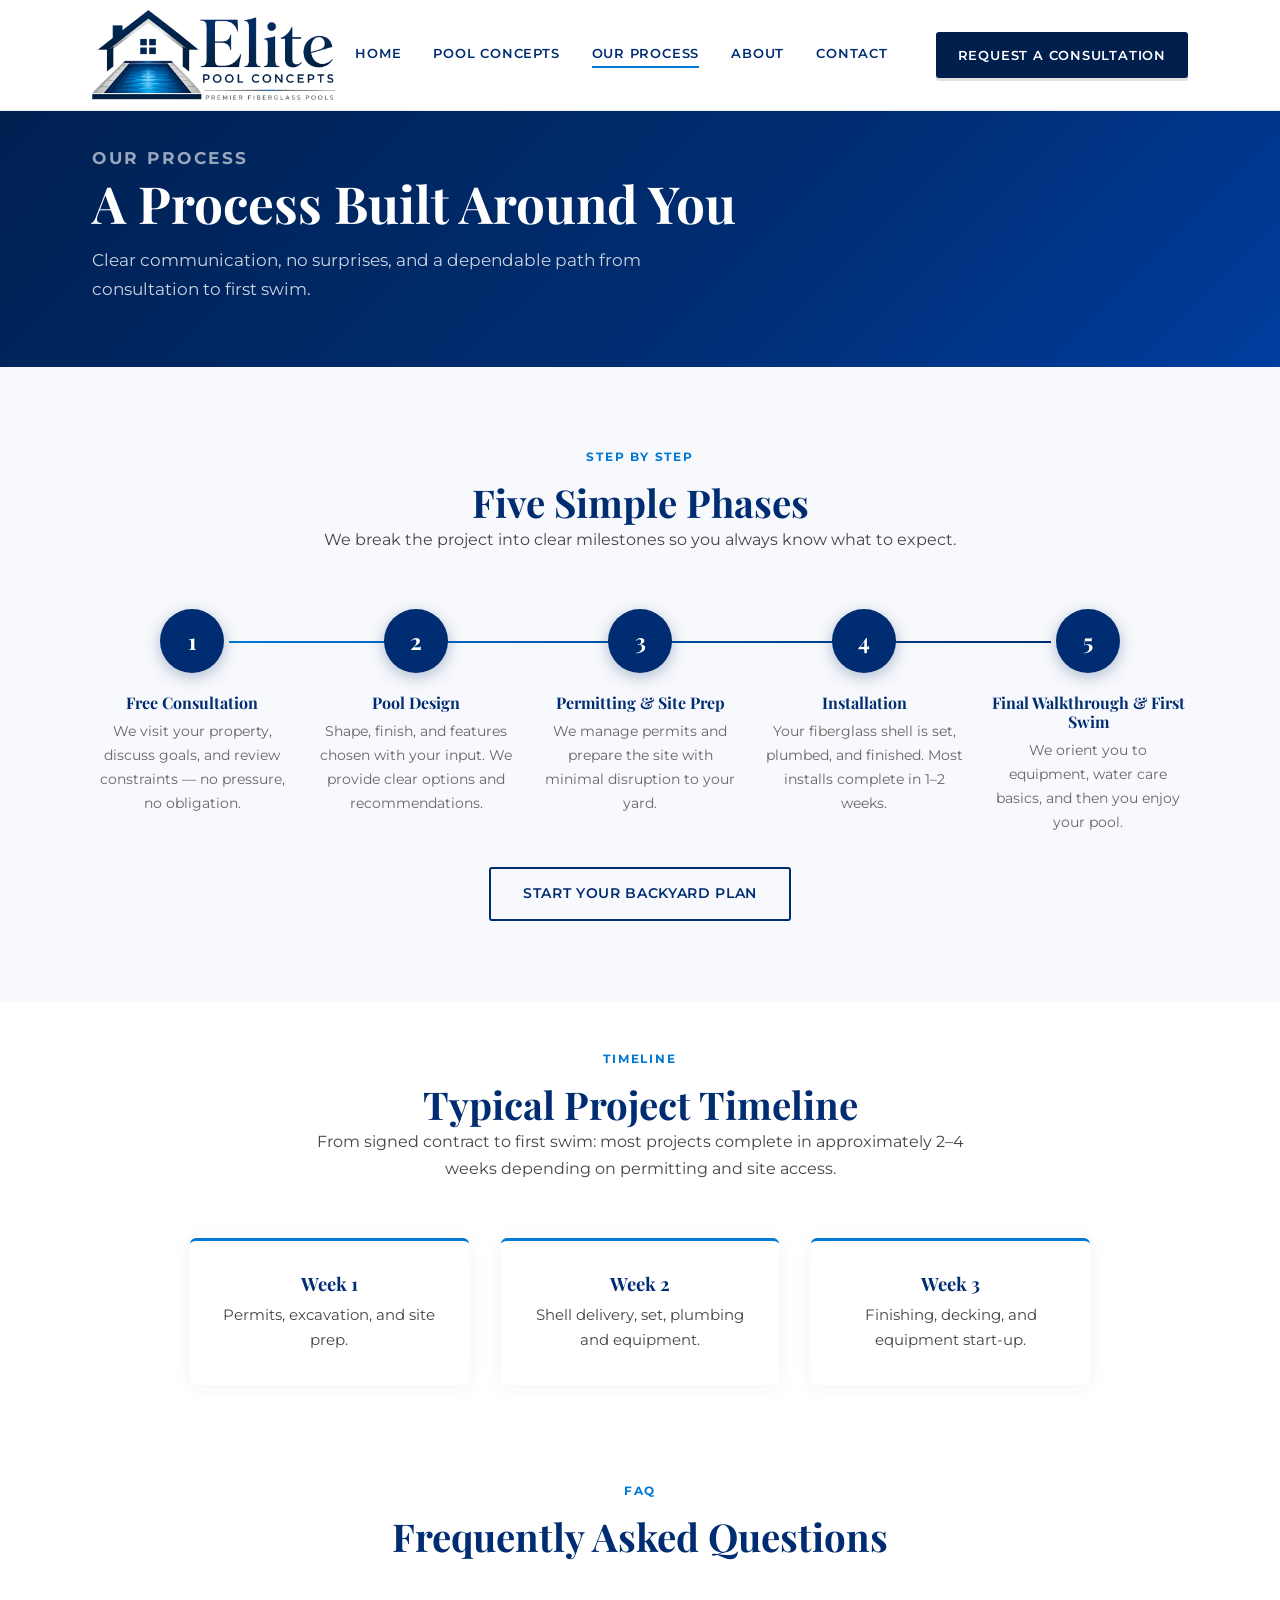
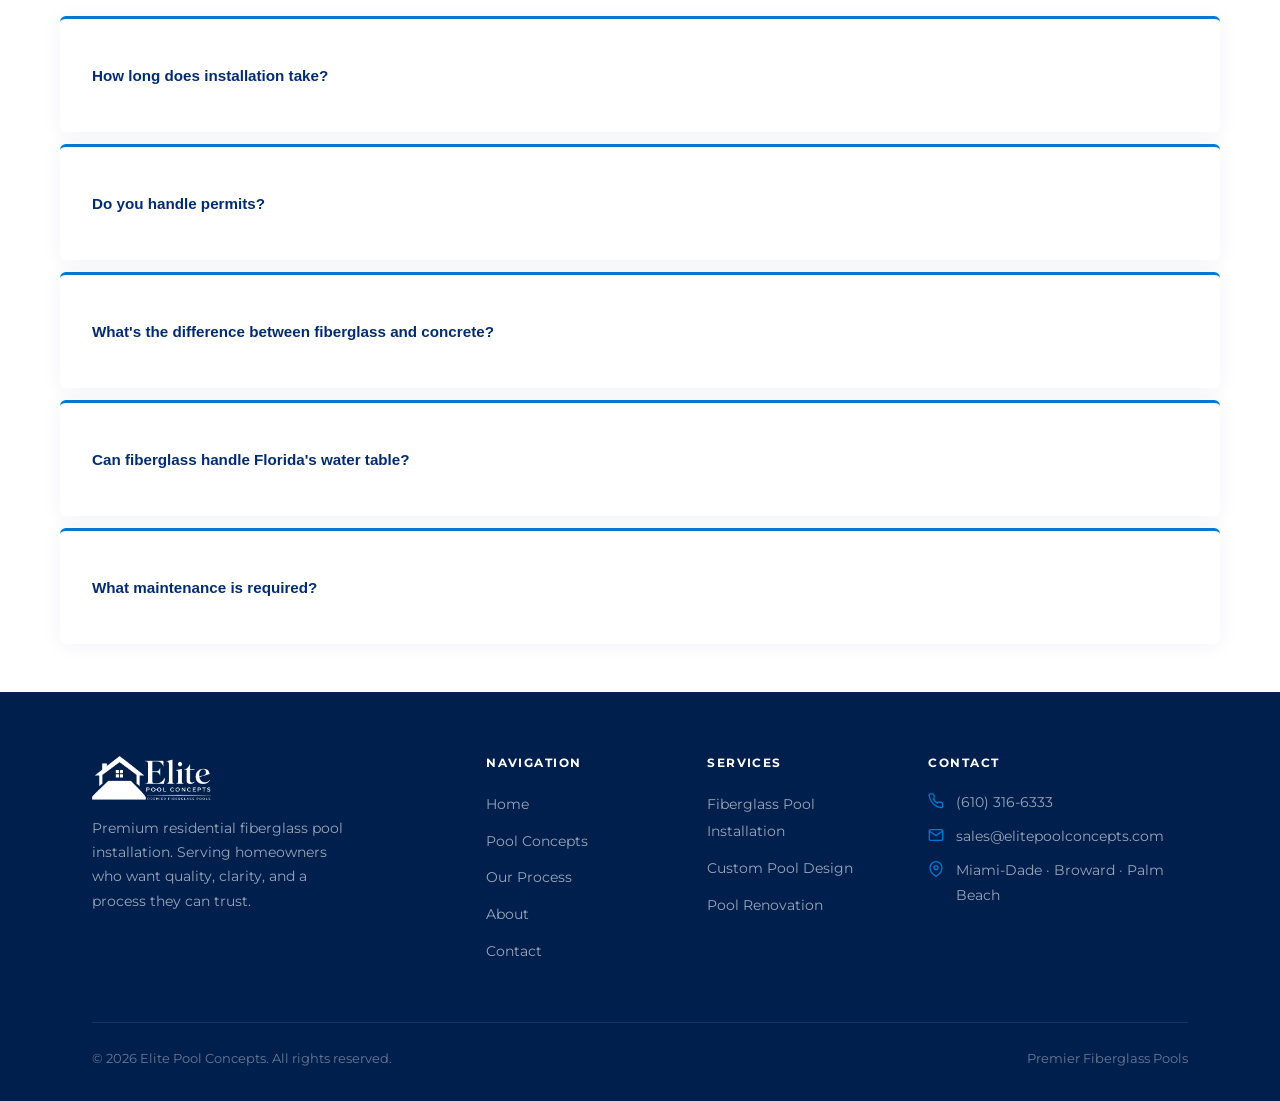
<file: process.html>
<!DOCTYPE html>
<html lang="en">
<head>
  <meta charset="utf-8">
  <meta name="viewport" content="width=device-width,initial-scale=1">
  <title>Our Process — Elite Pool Concepts</title>
  <meta name="description" content="A clear, dependable process for residential fiberglass pool installation in South Florida. Five simple phases from consultation to first swim.">
  <meta property="og:title" content="Our Process — Elite Pool Concepts">
  <meta property="og:description" content="A five-step process built around your needs. Clear communication, no surprises, from consultation to first swim.">
  <meta property="og:image" content="logo.png">
  <link rel="icon" href="favicon.png" type="image/png">
  <link rel="preconnect" href="https://fonts.googleapis.com">
  <link rel="preconnect" href="https://fonts.gstatic.com" crossorigin>
  <link href="https://fonts.googleapis.com/css2?family=Playfair+Display:wght@400;600;700&family=Montserrat:wght@400;500;600;700&display=swap" rel="stylesheet">
  <link rel="stylesheet" href="style.css">
</head>
<body>
  <nav class="site-nav" id="siteNav">
    <div class="nav-inner">
      <a href="index.html" class="nav-logo"><img src="logo.png" alt="Elite Pool Concepts"></a>
      <div class="nav-links" id="navLinks">
        <a href="index.html">Home</a>
        <a href="pools.html">Pool Concepts</a>
        <a href="process.html" class="active">Our Process</a>
        <a href="about.html">About</a>
        <a href="contact.html">Contact</a>
        <a href="contact.html" class="btn btn-navy nav-cta">Request a Consultation</a>
      </div>
      <div class="nav-toggle" id="navToggle" aria-label="Toggle navigation"><span></span><span></span><span></span></div>
    </div>
  </nav>

  <section class="page-hero">
    <div class="container">
      <p class="section-label">Our Process</p>
      <h1>A Process Built Around You</h1>
      <p>Clear communication, no surprises, and a dependable path from consultation to first swim.</p>
    </div>
  </section>

  <main>
    <section class="process-section">
      <div class="container">
        <div class="section-header">
          <p class="section-label">Step by Step</p>
          <h2>Five Simple Phases</h2>
          <p>We break the project into clear milestones so you always know what to expect.</p>
        </div>
        <div class="process-steps">
          <div class="step">
            <div class="step-num">1</div>
            <h3>Free Consultation</h3>
            <p>We visit your property, discuss goals, and review constraints — no pressure, no obligation.</p>
          </div>
          <div class="step">
            <div class="step-num">2</div>
            <h3>Pool Design</h3>
            <p>Shape, finish, and features chosen with your input. We provide clear options and recommendations.</p>
          </div>
          <div class="step">
            <div class="step-num">3</div>
            <h3>Permitting & Site Prep</h3>
            <p>We manage permits and prepare the site with minimal disruption to your yard.</p>
          </div>
          <div class="step">
            <div class="step-num">4</div>
            <h3>Installation</h3>
            <p>Your fiberglass shell is set, plumbed, and finished. Most installs complete in 1–2 weeks.</p>
          </div>
          <div class="step">
            <div class="step-num">5</div>
            <h3>Final Walkthrough & First Swim</h3>
            <p>We orient you to equipment, water care basics, and then you enjoy your pool.</p>
          </div>
        </div>
        <div class="text-center mt-2">
          <a href="contact.html" class="btn btn-outline">Start Your Backyard Plan</a>
        </div>
      </div>
    </section>

    <section class="container" style="padding:3rem 0;">
      <div class="section-header">
        <p class="section-label">Timeline</p>
        <h2>Typical Project Timeline</h2>
        <p>From signed contract to first swim: most projects complete in approximately 2–4 weeks depending on permitting and site access.</p>
      </div>
      <div class="text-center">
        <div class="value-grid" style="max-width:900px;margin:0 auto;">
          <div class="value-card"><h3>Week 1</h3><p>Permits, excavation, and site prep.</p></div>
          <div class="value-card"><h3>Week 2</h3><p>Shell delivery, set, plumbing and equipment.</p></div>
          <div class="value-card"><h3>Week 3</h3><p>Finishing, decking, and equipment start-up.</p></div>
        </div>
      </div>
    </section>

    <section class="container" style="padding:3rem 0;">
      <div class="section-header">
        <p class="section-label">FAQ</p>
        <h2>Frequently Asked Questions</h2>
      </div>
      <div class="accordion" id="faq">
        <div class="value-card">
          <button class="accordion-toggle">How long does installation take?</button>
          <div class="accordion-panel">Most installations complete in 1–2 weeks once the shell arrives. Permitting and site prep add time before that.</div>
        </div>
        <div class="value-card">
          <button class="accordion-toggle">Do you handle permits?</button>
          <div class="accordion-panel">Yes — we manage permitting with local municipalities as part of our service.</div>
        </div>
        <div class="value-card">
          <button class="accordion-toggle">What's the difference between fiberglass and concrete?</button>
          <div class="accordion-panel">Fiberglass offers a factory finish that is non-porous, lower maintenance, and faster to install compared with poured concrete/plaster shells.</div>
        </div>
        <div class="value-card">
          <button class="accordion-toggle">Can fiberglass handle Florida's water table?</button>
          <div class="accordion-panel">Yes — fiberglass shells flex slightly with ground movement and perform well in high water-table areas when installed correctly.</div>
        </div>
        <div class="value-card">
          <button class="accordion-toggle">What maintenance is required?</button>
          <div class="accordion-panel">Routine chemistry checks and skimming — far less effort than plaster surfaces. We provide a full walkthrough at completion.</div>
        </div>
      </div>
    </section>
  </main>

  <footer class="site-footer">
    <div class="container">
      <div class="footer-grid">
        <div class="footer-brand">
          <img src="logo.png" alt="Elite Pool Concepts" class="footer-logo" style="filter: brightness(0) invert(1);">
          <p>Premium residential fiberglass pool installation. Serving homeowners who want quality, clarity, and a process they can trust.</p>
        </div>
        <div class="footer-col">
          <h4>Navigation</h4>
          <ul>
            <li><a href="index.html">Home</a></li>
            <li><a href="pools.html">Pool Concepts</a></li>
            <li><a href="process.html">Our Process</a></li>
            <li><a href="about.html">About</a></li>
            <li><a href="contact.html">Contact</a></li>
          </ul>
        </div>
        <div class="footer-col">
          <h4>Services</h4>
          <ul>
            <li><a href="#">Fiberglass Pool Installation</a></li>
            <li><a href="#">Custom Pool Design</a></li>
            <li><a href="#">Pool Renovation</a></li>
          </ul>
        </div>
        <div class="footer-col">
          <h4>Contact</h4>
          <ul class="footer-contact">
            <li><svg viewBox="0 0 24 24"><path d="M22 16.92v3a2 2 0 0 1-2.18 2 19.79 19.79 0 0 1-8.63-3.07A19.5 19.5 0 0 1 4.69 12 19.79 19.79 0 0 1 1.61 3.39 2 2 0 0 1 3.6 1.21h3a2 2 0 0 1 2 1.72 12.84 12.84 0 0 0 .7 2.81 2 2 0 0 1-.45 2.11L7.91 8.91a16 16 0 0 0 6.08 6.08l.95-.95a2 2 0 0 1 2.11-.45 12.84 12.84 0 0 0 2.81.7A2 2 0 0 1 22 16.92z"/></svg><span>(610) 316-6333</span></li>
            <li><svg viewBox="0 0 24 24"><path d="M4 4h16c1.1 0 2 .9 2 2v12c0 1.1-.9 2-2 2H4c-1.1 0-2-.9-2-2V6c0-1.1.9-2 2-2z"/><polyline points="22,6 12,13 2,6"/></svg><span>sales@elitepoolconcepts.com</span></li>
            <li><svg viewBox="0 0 24 24"><path d="M21 10c0 7-9 13-9 13s-9-6-9-13a9 9 0 0 1 18 0z"/><circle cx="12" cy="10" r="3"/></svg><span>Miami-Dade · Broward · Palm Beach</span></li>
          </ul>
        </div>
      </div>
      <div class="footer-bottom">
        <span>&copy; 2026 Elite Pool Concepts. All rights reserved.</span>
        <span>Premier Fiberglass Pools</span>
      </div>
    </div>
  </footer>

  <script src="script.js"></script>
</body>
</html>
</file>
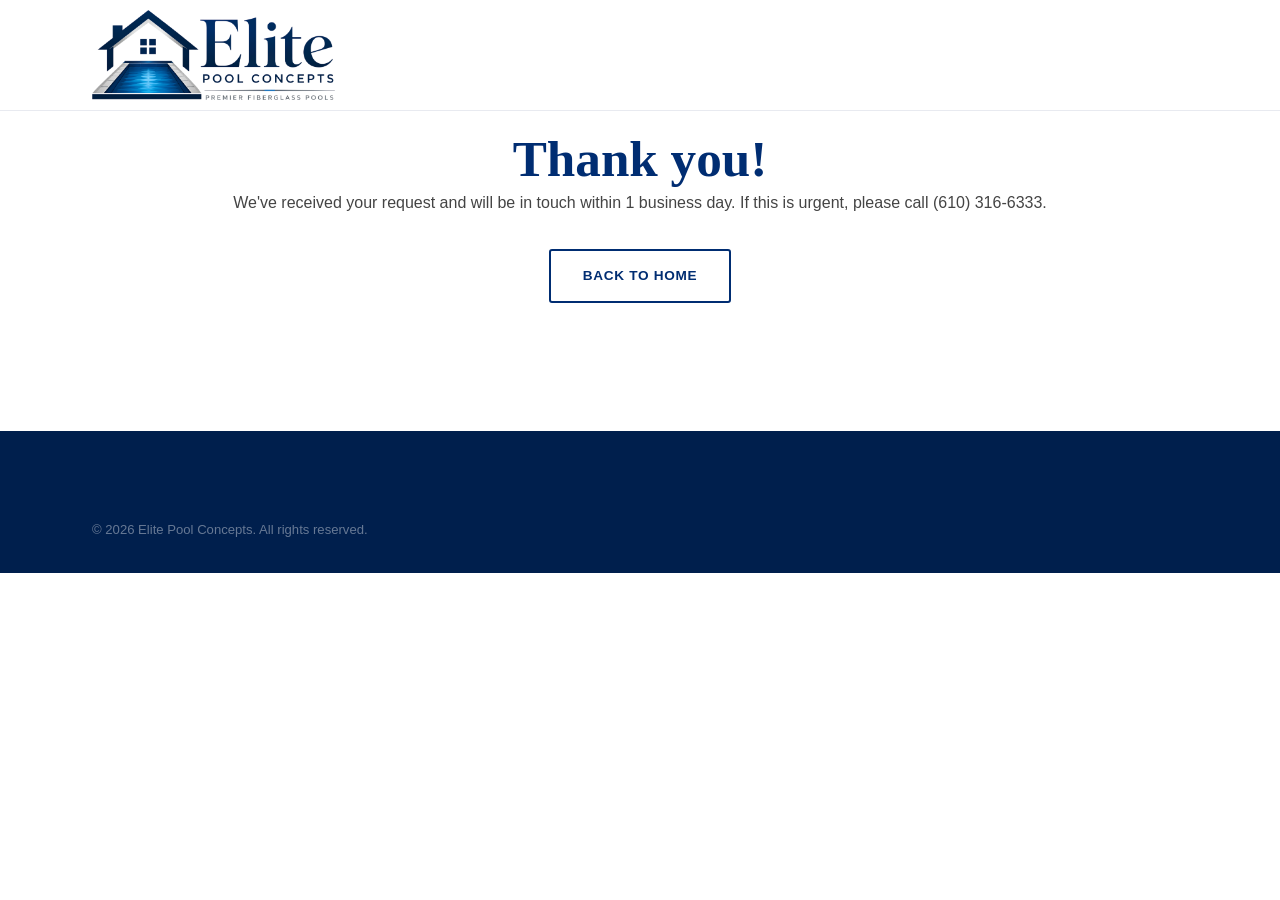
<file: thank-you.html>
<!DOCTYPE html>
<html lang="en">
<head>
  <meta charset="utf-8">
  <meta name="viewport" content="width=device-width,initial-scale=1">
  <title>Thank You — Elite Pool Concepts</title>
  <meta name="description" content="Thank you for your consultation request! We'll be in touch within 1 business day.">
  <meta property="og:title" content="Thank You — Elite Pool Concepts">
  <meta property="og:description" content="Thank you for your consultation request. We'll be in touch within 1 business day.">
  <meta property="og:image" content="logo.png">
  <link rel="icon" href="favicon.png" type="image/png">
  <link rel="stylesheet" href="style.css">
</head>
<body>
  <nav class="site-nav">
    <div class="nav-inner">
      <a href="index.html" class="nav-logo"><img src="logo.png" alt="Elite Pool Concepts"></a>
    </div>
  </nav>

  <main class="container" style="padding:8rem 0; text-align:center;">
    <h1>Thank you!</h1>
    <p>We've received your request and will be in touch within 1 business day. If this is urgent, please call (610) 316-6333.</p>
    <div style="margin-top:2rem;"><a href="index.html" class="btn btn-outline">Back to Home</a></div>
  </main>

  <footer class="site-footer">
    <div class="container">
      <div class="footer-bottom">
        <span>&copy; 2026 Elite Pool Concepts. All rights reserved.</span>
      </div>
    </div>
  </footer>

</body>
</html>
</file>
<file: style.css>
/* ============================================================
   Elite Pool Concepts — Main Stylesheet
   Colors: Navy #002D72 | Deep Navy #001F4D | Pool Blue #0078D4
           Silver #B8BDC7 | White #FFFFFF | Charcoal #333333
   Fonts:  Playfair Display (headings) | Montserrat (body)
   ============================================================ */

/* ── Reset & Base ── */
*, *::before, *::after { box-sizing: border-box; margin: 0; padding: 0; }

html { scroll-behavior: smooth; }

body {
  font-family: 'Montserrat', sans-serif;
  font-size: 16px;
  color: #333333;
  background: #ffffff;
  line-height: 1.7;
}

img { max-width: 100%; display: block; }
a { text-decoration: none; color: inherit; }
ul { list-style: none; }

/* ── Typography ── */
h1, h2, h3, h4 {
  font-family: 'Playfair Display', serif;
  line-height: 1.2;
  color: #002D72;
}
h1 { font-size: clamp(2rem, 4vw, 3.2rem); }
h2 { font-size: clamp(1.6rem, 3vw, 2.4rem); }
h3 { font-size: clamp(1.2rem, 2vw, 1.6rem); }
h4 { font-size: 1.1rem; }

p { margin-bottom: 1rem; color: #444; }
p:last-child { margin-bottom: 0; }

.section-label {
  font-family: 'Montserrat', sans-serif;
  font-size: 0.75rem;
  font-weight: 700;
  letter-spacing: 0.15em;
  text-transform: uppercase;
  color: #0078D4;
  margin-bottom: 0.75rem;
}

/* ── Layout ── */
.container {
  max-width: 1160px;
  margin: 0 auto;
  padding: 0 2rem;
}

section { padding: 5rem 0; }

.section-header {
  text-align: center;
  max-width: 680px;
  margin: 0 auto 3.5rem;
}

/* ── Buttons ── */
.btn {
  display: inline-block;
  padding: 0.85rem 2rem;
  border-radius: 3px;
  font-family: 'Montserrat', sans-serif;
  font-size: 0.85rem;
  font-weight: 600;
  letter-spacing: 0.05em;
  text-transform: uppercase;
  transition: all 0.2s ease;
  cursor: pointer;
  border: 2px solid transparent;
}

.btn-primary {
  background: #0078D4;
  color: #ffffff;
  border-color: #0078D4;
}
.btn-primary:hover {
  background: #005fa3;
  border-color: #005fa3;
}

.btn-secondary {
  background: transparent;
  color: #ffffff;
  border-color: #ffffff;
}
.btn-secondary:hover {
  background: #ffffff;
  color: #002D72;
}

.btn-outline {
  background: transparent;
  color: #002D72;
  border-color: #002D72;
}
.btn-outline:hover {
  background: #002D72;
  color: #ffffff;
}

.btn-navy {
  background: #001F4D; /* darker for stronger contrast */
  color: #ffffff;
  border-color: #001F4D;
  box-shadow: 0 3px 0 rgba(0,0,0,0.12);
  text-shadow: none;
}
.btn-navy:hover {
  background: #001333;
  border-color: #001333;
  transform: translateY(-1px);
}

/* ── Navigation ── */
.site-nav {
  position: fixed;
  top: 0; left: 0; right: 0;
  z-index: 1000;
  background: #ffffff;
  border-bottom: 1px solid #e8eaf0;
  transition: box-shadow 0.2s;
}
.site-nav.scrolled { box-shadow: 0 2px 20px rgba(0,45,114,0.12); }

.nav-inner {
  display: flex;
  align-items: center;
  justify-content: space-between;
  height: 110px;
  max-width: 1160px;
  margin: 0 auto;
  padding: 0 2rem;
}

.nav-logo img { height: 90px; width: auto; }

.nav-links {
  display: flex;
  align-items: center;
  gap: 2rem;
}

.nav-links a {
  font-size: 0.82rem;
  font-weight: 600;
  letter-spacing: 0.06em;
  text-transform: uppercase;
  color: #002D72;
  position: relative;
  padding-bottom: 3px;
}
.nav-links a::after {
  content: '';
  position: absolute;
  bottom: 0; left: 0;
  width: 0; height: 2px;
  background: #0078D4;
  transition: width 0.2s;
}
.nav-links a:hover::after,
.nav-links a.active::after { width: 100%; }

.nav-cta { margin-left: 1rem; }

/* Ensure nav CTA anchors keep white text and high contrast */
.nav-links a.btn-navy {
  color: #ffffff;
  background: #001F4D;
  border-color: #001F4D;
  box-shadow: 0 3px 0 rgba(0,0,0,0.12);
  display: inline-flex;
  align-items: center;
  justify-content: center;
  text-align: center;
  padding: 0.6rem 1.25rem; /* tighter horizontal padding for header */
  min-height: 40px;
}

.nav-toggle {
  display: none;
  flex-direction: column;
  gap: 5px;
  cursor: pointer;
  padding: 4px;
}
.nav-toggle span {
  display: block;
  width: 24px; height: 2px;
  background: #002D72;
  transition: all 0.2s;
}

/* ── Hero ── */
.hero {
  position: relative;
  min-height: 100vh;
  display: flex;
  align-items: center;
  overflow: hidden;
  padding-top: 110px;
}

.hero-bg {
  position: absolute;
  inset: 0;
  background: linear-gradient(135deg, #001F4D 0%, #002D72 40%, #003d9e 70%, #0055b3 100%);
  z-index: 0;
  /* show user-provided hero image */
  background-image: url('assets/images/hero-pool-photo.png');
  background-size: cover;
  background-position: center center;
  background-repeat: no-repeat;
}

/* subtle dark overlay to keep white text readable */
.hero-bg::before {
  content: '';
  position: absolute;
  inset: 0;
  background: linear-gradient(rgba(0,0,0,0.50), rgba(0,0,0,0.50));
  z-index: 1;
}

/* Pool water shimmer effect */
.hero-bg::after {
  content: '';
  position: absolute;
  inset: 0;
  background:
    radial-gradient(ellipse 80% 60% at 70% 60%, rgba(0,120,212,0.35) 0%, transparent 60%),
    radial-gradient(ellipse 50% 40% at 80% 80%, rgba(0,200,255,0.15) 0%, transparent 50%);
}

.hero-photo-placeholder { display: none; }

.photo-label {
  background: rgba(255,255,255,0.1);
  border: 1px dashed rgba(255,255,255,0.4);
  color: rgba(255,255,255,0.6);
  padding: 0.5rem 1rem;
  border-radius: 3px;
  font-size: 0.75rem;
  font-family: 'Montserrat', sans-serif;
  letter-spacing: 0.1em;
  text-transform: uppercase;
}

.hero-content {
  position: relative;
  z-index: 2;
  max-width: 680px;
}

.hero-content .section-label { color: rgba(255,255,255,0.7); }

.hero h1 {
  color: #ffffff;
  margin-bottom: 1.25rem;
  text-shadow: 0 4px 30px rgba(0,0,0,0.6);
}

.hero-lead {
  font-size: 1.1rem;
  color: rgba(255,255,255,0.95);
  color: rgba(255,255,255,0.85);
  margin-bottom: 2rem;
  max-width: 520px;
}

.hero-actions {
  display: flex;
  gap: 1rem;
  flex-wrap: wrap;
}

.hero-badge {
  display: flex;
  align-items: center;
  gap: 2rem;
  margin-top: 3rem;
  padding-top: 2rem;
  border-top: 1px solid rgba(255,255,255,0.15);
}

.hero-badge-item {
  text-align: center;
  color: rgba(255,255,255,0.85);
}
.hero-badge-item strong {
  display: block;
  font-family: 'Playfair Display', serif;
  font-size: 1.6rem;
  color: #ffffff;
  line-height: 1;
  margin-bottom: 0.25rem;
}
.hero-badge-item span {
  font-size: 0.75rem;
  letter-spacing: 0.05em;
  text-transform: uppercase;
}

/* ── Value Props ── */
.value-props { background: #f8f9fc; }

.value-grid {
  display: grid;
  grid-template-columns: repeat(auto-fit, minmax(240px, 1fr));
  gap: 2rem;
}

.value-card {
  background: #ffffff;
  border-radius: 6px;
  padding: 2rem;
  border-top: 3px solid #0078D4;
  box-shadow: 0 2px 20px rgba(0,45,114,0.06);
  transition: transform 0.2s, box-shadow 0.2s;
}
.value-card:hover {
  transform: translateY(-4px);
  box-shadow: 0 8px 30px rgba(0,45,114,0.12);
}

.value-icon {
  width: 48px; height: 48px;
  background: #e8f0fb;
  border-radius: 50%;
  display: flex;
  align-items: center;
  justify-content: center;
  margin-bottom: 1.25rem;
}

.value-icon svg {
  width: 24px; height: 24px;
  stroke: #0078D4;
  fill: none;
  stroke-width: 2;
  stroke-linecap: round;
  stroke-linejoin: round;
}

.value-card h3 { margin-bottom: 0.5rem; font-size: 1.15rem; }
.value-card p { font-size: 0.92rem; margin: 0; }

/* ── Gallery / Pool Concepts ── */
.gallery-section { background: #ffffff; }

.pool-grid {
  display: grid;
  grid-template-columns: repeat(auto-fill, minmax(320px, 1fr));
  gap: 1.5rem;
}

.pool-card {
  border-radius: 6px;
  overflow: hidden;
  box-shadow: 0 2px 16px rgba(0,45,114,0.08);
  transition: transform 0.2s, box-shadow 0.2s;
}
.pool-card:hover {
  transform: translateY(-4px);
  box-shadow: 0 10px 30px rgba(0,45,114,0.15);
}

.pool-card-img {
  height: 240px;
  position: relative;
  overflow: hidden;
  background: #f0f0f0;
}

.pool-card-img img {
  width: 100%;
  height: 100%;
  object-fit: cover;
}

.pool-placeholder {
  width: 100%; height: 100%;
  display: flex;
  flex-direction: column;
  align-items: center;
  justify-content: center;
  gap: 0.75rem;
  color: rgba(255,255,255,0.8);
  font-family: 'Montserrat', sans-serif;
  font-size: 0.75rem;
  letter-spacing: 0.1em;
  text-transform: uppercase;
}

.pool-placeholder-icon {
  width: 48px; height: 48px;
  opacity: 0.5;
}

.pool-1 { background: linear-gradient(160deg, #002D72, #0055b3); }
.pool-2 { background: linear-gradient(160deg, #003d8a, #006ab5); }
.pool-3 { background: linear-gradient(160deg, #001F4D, #003d8a); }
.pool-4 { background: linear-gradient(160deg, #004a99, #0078D4); }
.pool-5 { background: linear-gradient(160deg, #002D72, #0078D4); }
.pool-6 { background: linear-gradient(160deg, #001F4D, #004a99); }

.pool-card-body { padding: 1.25rem 1.5rem; background: #fff; }
.pool-card-body h3 { font-size: 1.1rem; margin-bottom: 0.4rem; }
.pool-card-body p { font-size: 0.88rem; color: #666; margin: 0; }

/* ── Process ── */
.process-section { background: #f8f9fc; }

.process-steps {
  display: grid;
  grid-template-columns: repeat(auto-fit, minmax(200px, 1fr));
  gap: 1.5rem;
  position: relative;
}

.process-steps::before {
  content: '';
  position: absolute;
  top: 32px;
  left: calc(50% / 4);
  right: calc(50% / 4);
  height: 2px;
  background: linear-gradient(to right, #0078D4, #002D72);
  z-index: 0;
}

.step {
  text-align: center;
  position: relative;
  z-index: 1;
}

.step-num {
  width: 64px; height: 64px;
  background: #002D72;
  color: #ffffff;
  border-radius: 50%;
  display: flex;
  align-items: center;
  justify-content: center;
  margin: 0 auto 1.25rem;
  font-family: 'Playfair Display', serif;
  font-size: 1.4rem;
  font-weight: 700;
  box-shadow: 0 4px 16px rgba(0,45,114,0.3);
}

.step h3 { font-size: 1rem; margin-bottom: 0.5rem; }
.step p { font-size: 0.88rem; color: #666; }

/* ── Why Fiberglass ── */
.why-section {
  background: #002D72;
  color: #ffffff;
  position: relative;
  overflow: hidden;
}
.why-section::before {
  content: '';
  position: absolute;
  top: -50%;
  right: -10%;
  width: 600px; height: 600px;
  border-radius: 50%;
  background: rgba(0,120,212,0.15);
}

.why-inner {
  display: grid;
  grid-template-columns: 1fr 1fr;
  gap: 5rem;
  align-items: center;
}

.why-content .section-label { color: rgba(255,255,255,0.6); }
.why-content h2 { color: #ffffff; margin-bottom: 1.25rem; }
.why-content p { color: rgba(255,255,255,0.8); }

.why-list {
  display: flex;
  flex-direction: column;
  gap: 1rem;
  margin-top: 1.5rem;
}

.why-list-item {
  display: flex;
  align-items: flex-start;
  gap: 1rem;
}

.why-check {
  width: 24px; height: 24px;
  background: #0078D4;
  border-radius: 50%;
  display: flex;
  align-items: center;
  justify-content: center;
  flex-shrink: 0;
  margin-top: 2px;
}

.why-check svg {
  width: 12px; height: 12px;
  stroke: #ffffff;
  stroke-width: 3;
  fill: none;
  stroke-linecap: round;
  stroke-linejoin: round;
}

.why-list-item p {
  color: rgba(255,255,255,0.8);
  margin: 0;
  font-size: 0.95rem;
}

.why-visual {
  position: relative;
}

.why-img-placeholder {
  height: 420px;
  border-radius: 8px;
  background: linear-gradient(160deg, #001F4D, #0055b3);
  display: flex;
  align-items: center;
  justify-content: center;
  border: 1px dashed rgba(255,255,255,0.2);
  color: rgba(255,255,255,0.5);
  font-size: 0.75rem;
  letter-spacing: 0.1em;
  text-transform: uppercase;
  font-family: 'Montserrat', sans-serif;
}

.about-photo,
.service-area-map {
  width: 100%;
  height: auto;
  border-radius: 8px;
  display: block;
}

/* ── Testimonials ── */
.testimonials-section { background: #ffffff; }

.testimonial-grid {
  display: grid;
  grid-template-columns: repeat(auto-fit, minmax(300px, 1fr));
  gap: 2rem;
}

.testimonial-card {
  background: #f8f9fc;
  border-radius: 6px;
  padding: 2rem;
  border-left: 4px solid #0078D4;
}

.testimonial-stars {
  color: #f0b429;
  font-size: 1.1rem;
  margin-bottom: 0.75rem;
  letter-spacing: 2px;
}

.testimonial-card blockquote {
  font-style: italic;
  color: #444;
  font-size: 0.95rem;
  margin-bottom: 1.25rem;
  line-height: 1.7;
}

.testimonial-author {
  font-weight: 700;
  font-size: 0.88rem;
  color: #002D72;
  text-transform: uppercase;
  letter-spacing: 0.05em;
}
.testimonial-location {
  font-size: 0.82rem;
  color: #888;
  margin-top: 2px;
}

/* ── CTA Banner ── */
.cta-banner {
  background: linear-gradient(135deg, #002D72 0%, #001F4D 100%);
  padding: 5rem 0;
  text-align: center;
  position: relative;
  overflow: hidden;
}
.cta-banner::before {
  content: '';
  position: absolute;
  inset: 0;
  background: radial-gradient(ellipse 70% 80% at 50% 50%, rgba(0,120,212,0.2), transparent);
}

.cta-banner .container { position: relative; z-index: 1; }
.cta-banner .section-label { color: rgba(255,255,255,0.6); }
.cta-banner h2 { color: #ffffff; margin-bottom: 1rem; }
.cta-banner p { color: rgba(255,255,255,0.8); max-width: 520px; margin: 0 auto 2rem; }

.cta-actions {
  display: flex;
  justify-content: center;
  gap: 1rem;
  flex-wrap: wrap;
}

/* ── Contact Form ── */
.contact-section { background: #f8f9fc; }

.contact-inner {
  display: grid;
  grid-template-columns: 1fr 1.5fr;
  gap: 4rem;
  align-items: start;
}

.contact-info h2 { margin-bottom: 1rem; }
.contact-info p { margin-bottom: 2rem; }

.contact-detail {
  display: flex;
  align-items: flex-start;
  gap: 0.75rem;
  margin-bottom: 1.25rem;
}

.contact-detail-icon {
  width: 40px; height: 40px;
  background: #e8f0fb;
  border-radius: 50%;
  display: flex;
  align-items: center;
  justify-content: center;
  flex-shrink: 0;
}

.contact-detail-icon svg {
  width: 18px; height: 18px;
  stroke: #0078D4;
  fill: none;
  stroke-width: 2;
  stroke-linecap: round;
  stroke-linejoin: round;
}

.contact-detail strong { display: block; font-size: 0.8rem; text-transform: uppercase; letter-spacing: 0.08em; color: #002D72; }
.contact-detail span { font-size: 0.95rem; color: #555; }

.contact-form {
  background: #ffffff;
  border-radius: 8px;
  padding: 2.5rem;
  box-shadow: 0 4px 30px rgba(0,45,114,0.1);
}

.form-row {
  display: grid;
  grid-template-columns: 1fr 1fr;
  gap: 1.25rem;
}

.form-group {
  margin-bottom: 1.25rem;
}

.form-group label {
  display: block;
  font-size: 0.8rem;
  font-weight: 600;
  letter-spacing: 0.06em;
  text-transform: uppercase;
  color: #002D72;
  margin-bottom: 0.4rem;
}

.form-group input,
.form-group select,
.form-group textarea {
  width: 100%;
  padding: 0.75rem 1rem;
  border: 1.5px solid #d0d5e8;
  border-radius: 4px;
  font-family: 'Montserrat', sans-serif;
  font-size: 0.9rem;
  color: #333;
  background: #fff;
  transition: border-color 0.2s, box-shadow 0.2s;
  outline: none;
}
.form-group input:focus,
.form-group select:focus,
.form-group textarea:focus {
  border-color: #0078D4;
  box-shadow: 0 0 0 3px rgba(0,120,212,0.12);
}

.form-group textarea { resize: vertical; min-height: 120px; }

.form-group select { cursor: pointer; }

.form-submit {
  width: 100%;
  padding: 1rem;
  font-size: 0.88rem;
  border: none;
}

/* ── About Page ── */
.about-hero {
  background: linear-gradient(135deg, #001F4D 0%, #002D72 100%);
  padding: 10rem 0 5rem;
  color: #ffffff;
}
.about-hero .section-label { color: rgba(255,255,255,0.6); }
.about-hero h1 { color: #ffffff; margin-bottom: 1rem; }
.about-hero p { color: rgba(255,255,255,0.8); max-width: 580px; font-size: 1.05rem; }

.about-story {
  display: grid;
  grid-template-columns: 1fr 1fr;
  gap: 4rem;
  align-items: center;
}

.about-img-placeholder {
  height: 400px;
  border-radius: 8px;
  background: linear-gradient(160deg, #002D72, #0078D4);
  display: flex;
  align-items: center;
  justify-content: center;
  color: rgba(255,255,255,0.5);
  font-size: 0.75rem;
  letter-spacing: 0.1em;
  text-transform: uppercase;
  font-family: 'Montserrat', sans-serif;
  border: 1px dashed rgba(0,45,114,0.2);
}

/* ── Page Inner Hero (sub-pages) ── */
.page-hero {
  background: linear-gradient(135deg, #001F4D 0%, #002D72 60%, #003d9e 100%);
  padding: 9rem 0 4rem;
  color: white;
}
.page-hero .section-label { color: rgba(255,255,255,0.6); }
.page-hero h1 { color: white; margin-bottom: 0.75rem; }
.page-hero p { color: rgba(255,255,255,0.8); max-width: 560px; font-size: 1.05rem; margin: 0; }

/* ── Footer ── */
.site-footer {
  background: #001F4D;
  color: rgba(255,255,255,0.75);
  padding: 4rem 0 2rem;
}

.footer-grid {
  display: grid;
  grid-template-columns: 2fr 1fr 1fr 1.5fr;
  gap: 3rem;
  padding-bottom: 3rem;
  border-bottom: 1px solid rgba(255,255,255,0.1);
}

.footer-brand p {
  color: rgba(255,255,255,0.6);
  font-size: 0.9rem;
  margin-top: 1rem;
  max-width: 260px;
}

.footer-logo { height: 44px; width: auto; margin-bottom: 0.5rem; }

.footer-col h4 {
  font-family: 'Montserrat', sans-serif;
  font-size: 0.75rem;
  font-weight: 700;
  letter-spacing: 0.12em;
  text-transform: uppercase;
  color: #ffffff;
  margin-bottom: 1.25rem;
}

.footer-col ul li {
  margin-bottom: 0.6rem;
}
.footer-col ul li a {
  color: rgba(255,255,255,0.6);
  font-size: 0.9rem;
  transition: color 0.2s;
}
.footer-col ul li a:hover { color: #ffffff; }

.footer-contact li {
  display: flex;
  align-items: flex-start;
  gap: 0.75rem;
  margin-bottom: 0.75rem;
  color: rgba(255,255,255,0.6);
  font-size: 0.9rem;
}
.footer-contact svg {
  width: 16px; height: 16px;
  stroke: #0078D4;
  fill: none;
  stroke-width: 2;
  stroke-linecap: round;
  stroke-linejoin: round;
  flex-shrink: 0;
  margin-top: 3px;
}

.footer-bottom {
  display: flex;
  align-items: center;
  justify-content: space-between;
  padding-top: 1.5rem;
  font-size: 0.82rem;
  color: rgba(255,255,255,0.4);
  flex-wrap: wrap;
  gap: 1rem;
}

/* ── Accordion (FAQ) ── */
.accordion { display: flex; flex-direction: column; gap: 0.75rem; }

.accordion-toggle {
  background: transparent;
  border: none;
  text-align: left;
  font-size: 0.95rem;
  font-weight: 600;
  padding: 1rem 0;
  cursor: pointer;
  color: #002D72;
  transition: color 0.2s;
}
.accordion-toggle:hover { color: #0078D4; }

.accordion-panel {
  display: none;
  overflow: hidden;
  font-size: 0.9rem;
  color: #555;
  padding: 0 1rem 1rem;
}

.accordion-panel.open {
  display: block;
}

/* ── Utility ── */
.text-center { text-align: center; }
.text-navy { color: #002D72; }
.bg-light { background: #f8f9fc; }
.mt-1 { margin-top: 1rem; }
.mt-2 { margin-top: 2rem; }

/* ── Mobile ── */
@media (max-width: 900px) {
  .why-inner,
  .contact-inner,
  .about-story { grid-template-columns: 1fr; gap: 2.5rem; }
  .footer-grid { grid-template-columns: 1fr 1fr; gap: 2rem; }
  .form-row { grid-template-columns: 1fr; }
  .process-steps::before { display: none; }
}

@media (max-width: 640px) {
  section { padding: 3.5rem 0; }
  .footer-grid { grid-template-columns: 1fr; }
  .nav-links { display: none; }
  .nav-links.open {
    display: flex;
    flex-direction: column;
    position: absolute;
    top: 110px; left: 0; right: 0;
    background: #ffffff;
    padding: 1.5rem 2rem;
    border-bottom: 1px solid #e8eaf0;
    gap: 1.25rem;
    box-shadow: 0 8px 20px rgba(0,0,0,0.08);
  }
  .nav-toggle { display: flex; }
  .hero-badge { flex-wrap: wrap; gap: 1.5rem; }
  .hero-actions { flex-direction: column; }
  .cta-actions { flex-direction: column; align-items: center; }
}
</file>
